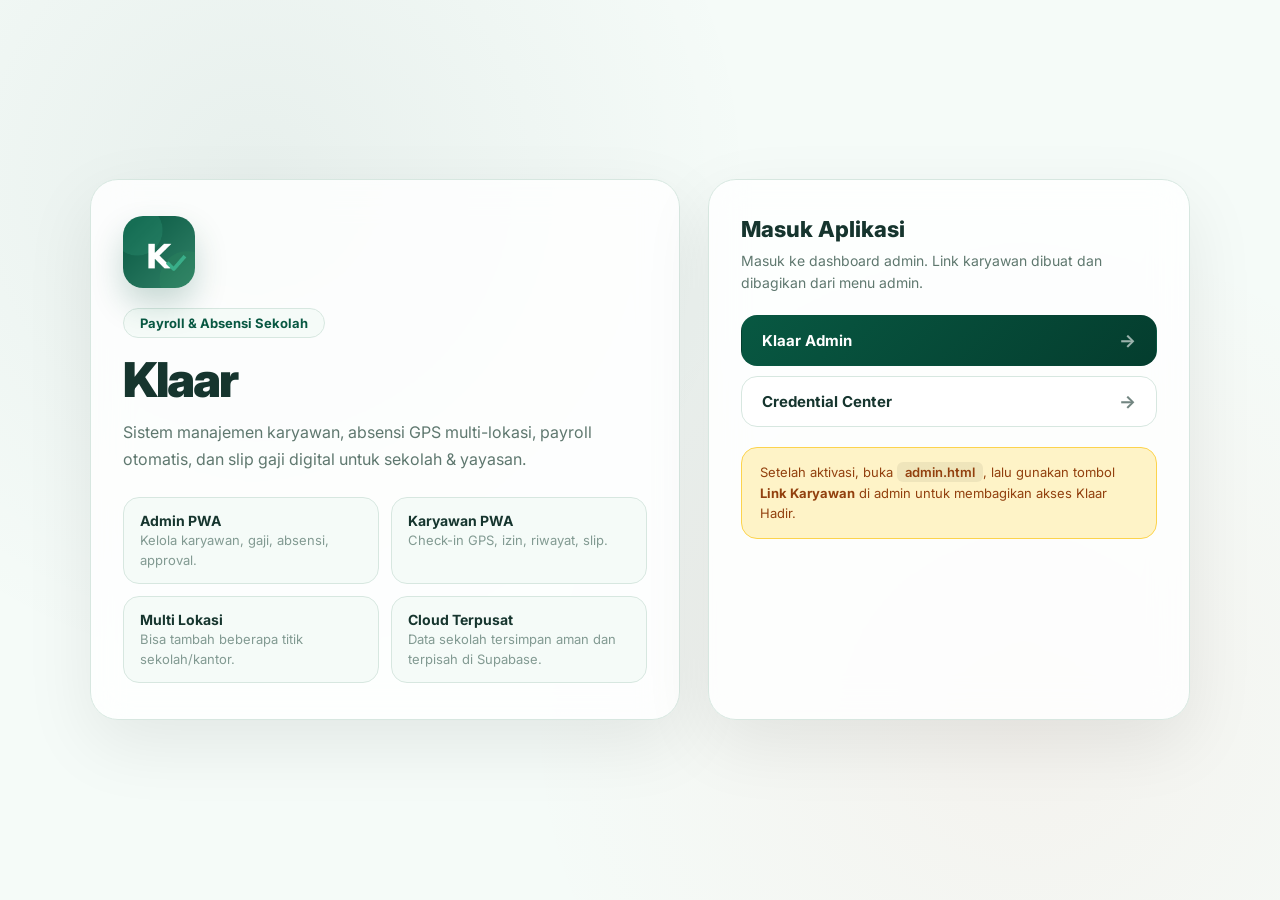
<file: index.html>
﻿<!DOCTYPE html>
<html lang="id">
<head>
  <meta charset="UTF-8" />
  <meta name="viewport" content="width=device-width, initial-scale=1.0" />
  <title>Klaar - Payroll Sekolah</title>
  <link rel="icon" href="./klaar-logo.svg" type="image/svg+xml" />
  <link rel="icon" href="./icons/favicon-32.png" sizes="32x32" type="image/png" />
  <link rel="apple-touch-icon" href="./icons/apple-touch-icon.png" />
  <link rel="preconnect" href="https://fonts.googleapis.com" />
  <link rel="preconnect" href="https://fonts.gstatic.com" crossorigin />
  <link href="https://fonts.googleapis.com/css2?family=Inter:opsz,wght@14..32,400..900&display=swap" rel="stylesheet" />
  <style>
    * {
      margin: 0;
      padding: 0;
      box-sizing: border-box;
    }
    :root {
      --primary: #085842;
      --accent: #39AE89;
      --bg: #F5FBF8;
      --surface: #ffffff;
      --text: #16352E;
      --text-2: #5F786F;
      --text-3: #829A92;
      --border: #D7E7E0;
      --shadow: 0 24px 70px rgba(0, 0, 0, 0.08);
      --radius: 28px;
      --font: 'Inter', -apple-system, BlinkMacSystemFont, 'Segoe UI', Roboto, sans-serif;
    }
    body {
      font-family: var(--font);
      background: var(--bg);
      color: var(--text);
      min-height: 100vh;
      display: grid;
      place-items: center;
      padding: 24px;
      background-image: radial-gradient(circle at 20% 20%, rgba(14, 59, 54, 0.06), transparent 40%),
        radial-gradient(circle at 80% 80%, rgba(226, 103, 77, 0.06), transparent 40%);
    }
    .wrap {
      max-width: 1100px;
      width: 100%;
      display: grid;
      grid-template-columns: 1.1fr 0.9fr;
      gap: 28px;
      align-items: stretch;
    }
    .hero,
    .panel {
      background: rgba(255, 255, 255, 0.82);
      backdrop-filter: blur(18px);
      border: 1px solid var(--border);
      border-radius: var(--radius);
      box-shadow: var(--shadow);
      padding: 36px 32px;
      transition: transform 0.25s cubic-bezier(0.22, 1, 0.36, 1), box-shadow 0.25s ease, border-color 0.25s ease;
      will-change: transform;
    }
    .hero:hover,
    .panel:hover {
      transform: translateY(-8px);
      box-shadow: 0 30px 90px rgba(8, 88, 66, 0.16);
      border-color: rgba(57, 174, 137, 0.38);
    }
    .logo {
      width: 72px;
      height: 72px;
      border-radius: 20px;
      overflow: hidden;
      box-shadow: 0 16px 32px rgba(8, 88, 66, 0.22);
      margin-bottom: 20px;
      transition: transform 0.25s ease, box-shadow 0.25s ease;
      will-change: transform;
    }
    .logo:hover {
      transform: translateY(-5px) rotate(-2deg) scale(1.04);
      box-shadow: 0 22px 48px rgba(8, 88, 66, 0.22);
    }
    .logo img {
      width: 100%;
      height: 100%;
      object-fit: cover;
    }
    .tag {
      display: inline-flex;
      gap: 8px;
      align-items: center;
      background: var(--bg);
      border: 1px solid var(--border);
      border-radius: 999px;
      padding: 6px 16px;
      font-weight: 700;
      font-size: 13px;
      color: var(--primary);
      margin-bottom: 16px;
    }
    h1 {
      font-size: 48px;
      font-weight: 900;
      letter-spacing: -0.04em;
      line-height: 1.1;
      margin: 0 0 12px;
    }
    h1 span {
      color: var(--accent);
    }
    .hero p {
      color: var(--text-2);
      font-size: 16px;
      line-height: 1.7;
      max-width: 480px;
    }
    .grid-features {
      display: grid;
      grid-template-columns: 1fr 1fr;
      gap: 12px;
      margin-top: 24px;
    }
    .feature {
      background: var(--bg);
      border-radius: 16px;
      padding: 14px 16px;
      border: 1px solid var(--border);
      transition: transform 0.24s cubic-bezier(0.22, 1, 0.36, 1), box-shadow 0.24s ease, border-color 0.24s ease, background 0.24s ease;
      will-change: transform;
    }
    .feature:hover {
      transform: translateY(-6px) scale(1.015);
      box-shadow: 0 18px 42px rgba(8, 88, 66, 0.12);
      border-color: rgba(57, 174, 137, 0.42);
      background: #ffffff;
    }
    .feature b {
      display: block;
      font-size: 14px;
    }
    .feature span {
      font-size: 13px;
      color: var(--text-3);
    }
    .panel h2 {
      font-size: 22px;
      font-weight: 800;
      margin: 0 0 8px;
    }
    .panel p {
      color: var(--text-2);
      font-size: 14px;
      line-height: 1.6;
      margin-bottom: 20px;
    }
    .btn-group {
      display: flex;
      flex-direction: column;
      gap: 10px;
    }
    .btn {
      display: flex;
      align-items: center;
      justify-content: space-between;
      padding: 14px 20px;
      border-radius: 16px;
      border: 1px solid var(--border);
      background: var(--surface);
      color: var(--text);
      font-weight: 700;
      font-size: 15px;
      text-decoration: none;
      transition: all 0.2s;
    }
    .btn:hover {
      transform: translateY(-4px);
      box-shadow: 0 18px 42px rgba(8, 88, 66, 0.13);
      border-color: var(--primary);
    }
    .btn-primary {
      background: linear-gradient(135deg, var(--primary), #043D2E);
      color: #fff;
      border-color: transparent;
    }
    .btn-primary:hover {
      background: linear-gradient(135deg, #338369, var(--primary));
    }
    .btn-accent {
      background: linear-gradient(135deg, var(--accent), #338369);
      color: #fff;
      border-color: transparent;
    }
    .btn-accent:hover {
      background: linear-gradient(135deg, #419F8F, var(--accent));
    }
    .btn .arrow {
      font-size: 18px;
      opacity: 0.6;
    }
    .note {
      margin-top: 20px;
      background: #fef3c7;
      border: 1px solid #fcd34d;
      border-radius: 16px;
      padding: 14px 18px;
      font-size: 13px;
      color: #92400e;
      line-height: 1.6;
    }
    .note code {
      background: rgba(0, 0, 0, 0.06);
      padding: 2px 8px;
      border-radius: 6px;
      font-family: var(--font);
      font-weight: 600;
    }

    @media (prefers-reduced-motion: no-preference) {
      .hero, .panel {
        animation: softFloat 6s ease-in-out infinite;
      }
      .panel {
        animation-delay: 0.35s;
      }
      @keyframes softFloat {
        0%, 100% { transform: translateY(0); }
        50% { transform: translateY(-3px); }
      }
      .hero:hover, .panel:hover {
        animation-play-state: paused;
      }
    }

    @media (max-width: 820px) {
      .wrap {
        grid-template-columns: 1fr;
        gap: 20px;
      }
      .hero,
      .panel {
        padding: 24px 20px;
      }
      h1 {
        font-size: 36px;
      }
      .grid-features {
        grid-template-columns: 1fr;
      }
    }
    @media (max-width: 480px) {
      h1 {
        font-size: 28px;
      }
      .btn {
        font-size: 13px;
        padding: 12px 16px;
      }
    }
  </style>
</head>
<body>
  <main class="wrap">
    <section class="hero">
      <div class="logo"><img src="klaar-logo.png" alt="Klaar" /></div>
      <div class="tag">Payroll &amp; Absensi Sekolah</div>
      <h1>Klaar</h1>
      <p>
        Sistem manajemen karyawan, absensi GPS multi-lokasi, payroll otomatis,
        dan slip gaji digital untuk sekolah &amp; yayasan.
      </p>
      <div class="grid-features">
        <div class="feature"><b>Admin PWA</b><span>Kelola karyawan, gaji, absensi, approval.</span></div>
        <div class="feature"><b>Karyawan PWA</b><span>Check-in GPS, izin, riwayat, slip.</span></div>
        <div class="feature"><b>Multi Lokasi</b><span>Bisa tambah beberapa titik sekolah/kantor.</span></div>
        <div class="feature"><b>Cloud Terpusat</b><span>Data sekolah tersimpan aman dan terpisah di Supabase.</span></div>
      </div>
    </section>

    <aside class="panel">
      <h2>Masuk Aplikasi</h2>
      <p>Masuk ke dashboard admin. Link karyawan dibuat dan dibagikan dari menu admin.</p>
      <div class="btn-group">
        <a class="btn btn-primary" href="admin.html"><span>Klaar Admin</span><span class="arrow">→</span></a>
        <a class="btn" href="credential-center.html"><span>Credential Center</span><span class="arrow">→</span></a>
      </div>
      <div class="note">
        Setelah aktivasi, buka <code>admin.html</code>, lalu gunakan tombol
        <b>Link Karyawan</b> di admin untuk membagikan akses Klaar Hadir.
      </div>
    </aside>
  </main>

  <script>
    // Klaar landing micro-interactions: card follows cursor softly.
    (() => {
      const cards = document.querySelectorAll('.hero, .panel, .feature');
      const reduceMotion = window.matchMedia('(prefers-reduced-motion: reduce)').matches;
      if (reduceMotion) return;
      cards.forEach(card => {
        card.addEventListener('mousemove', (e) => {
          const r = card.getBoundingClientRect();
          const x = ((e.clientX - r.left) / r.width - 0.5) * 6;
          const y = ((e.clientY - r.top) / r.height - 0.5) * -6;
          card.style.transform = `translateY(-6px) rotateX(${y}deg) rotateY(${x}deg)`;
        });
        card.addEventListener('mouseleave', () => {
          card.style.transform = '';
        });
      });
    })();
  </script>
</body>
</html>
</file>
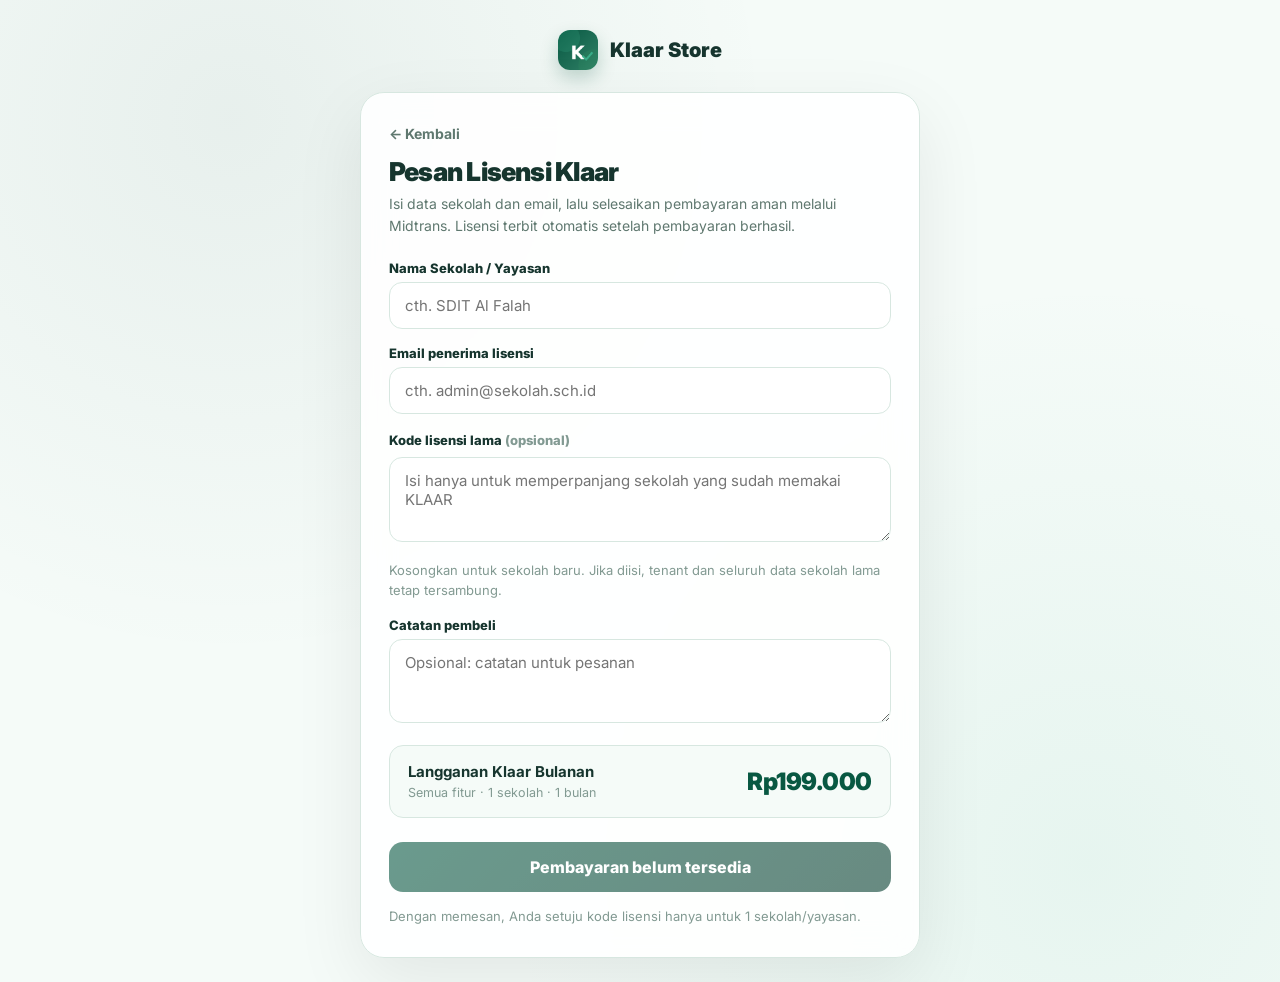
<file: checkout.html>
<!DOCTYPE html>
<html lang="id">
<head>
  <meta charset="UTF-8" />
  <meta name="viewport" content="width=device-width, initial-scale=1.0" />
  <title>Checkout — Klaar Store</title>
  <link rel="icon" href="./klaar-logo.svg" type="image/svg+xml" />
  <link rel="icon" href="./icons/favicon-32.png" sizes="32x32" type="image/png" />
  <link rel="apple-touch-icon" href="./icons/apple-touch-icon.png" />
  <link rel="preconnect" href="https://fonts.googleapis.com" />
  <link rel="preconnect" href="https://fonts.gstatic.com" crossorigin />
  <link href="https://fonts.googleapis.com/css2?family=Inter:opsz,wght@14..32,400..900&display=swap" rel="stylesheet" />
  <style>
    *{margin:0;padding:0;box-sizing:border-box}
    :root{--primary:#085842;--accent:#39AE89;--bg:#F5FBF8;--surface:#fff;--text:#16352E;--text-2:#5F786F;--text-3:#829A92;--border:#D7E7E0;--shadow:0 24px 70px rgba(0,0,0,.08);--radius:24px;--font:'Inter',-apple-system,BlinkMacSystemFont,'Segoe UI',Roboto,sans-serif}
    body{font-family:var(--font);background:var(--bg);color:var(--text);min-height:100vh;padding:24px;
      background-image:radial-gradient(circle at 18% 12%,rgba(14,59,54,.06),transparent 40%),radial-gradient(circle at 85% 88%,rgba(57,174,137,.08),transparent 42%)}
    .brand{display:flex;align-items:center;gap:12px;font-weight:900;font-size:20px;justify-content:center;margin:6px 0 22px}
    .brand img{width:40px;height:40px;border-radius:12px;box-shadow:0 8px 18px rgba(8,88,66,.22)}
    .wrap{max-width:560px;margin:0 auto}
    .card{background:rgba(255,255,255,.9);backdrop-filter:blur(16px);border:1px solid var(--border);border-radius:var(--radius);box-shadow:var(--shadow);padding:30px 28px}
    h1{font-size:26px;font-weight:900;letter-spacing:-.03em;margin-bottom:6px}
    .sub{color:var(--text-2);font-size:14px;margin-bottom:22px;line-height:1.6}
    label{display:block;font-weight:800;font-size:13px;margin:16px 0 6px}
    input,select,textarea{width:100%;padding:13px 15px;border:1px solid var(--border);border-radius:13px;font-family:var(--font);font-size:15px;background:var(--surface);color:var(--text)}
    textarea{min-height:84px;resize:vertical}
    input:focus,select:focus,textarea:focus{outline:none;border-color:var(--accent);box-shadow:0 0 0 3px rgba(57,174,137,.16)}
    .price-summary{display:flex;align-items:center;justify-content:space-between;gap:12px;margin-top:18px;padding:16px 18px;border:1px solid var(--border);border-radius:14px;background:var(--bg)}
    .price-summary b{display:block;font-size:15px}
    .price-summary span{font-size:12.5px;color:var(--text-3)}
    .price-amount{font-size:24px;font-weight:900;color:var(--primary);letter-spacing:-.02em;white-space:nowrap}
    .btn{display:flex;align-items:center;justify-content:center;gap:8px;width:100%;padding:15px;border-radius:14px;border:none;background:linear-gradient(135deg,var(--primary),#043D2E);color:#fff;font-weight:800;font-size:16px;cursor:pointer;margin-top:24px;font-family:var(--font);transition:all .2s}
    .btn:hover{transform:translateY(-3px);box-shadow:0 18px 42px rgba(8,88,66,.2)}
    .btn:disabled{opacity:.6;cursor:not-allowed;transform:none}
    .back{display:inline-block;color:var(--text-2);text-decoration:none;font-weight:700;font-size:14px;margin-bottom:14px}
    .msg{margin-top:16px;padding:13px 16px;border-radius:13px;font-size:14px;line-height:1.6;display:none}
    .msg.err{display:block;background:#fef2f2;border:1px solid #fecaca;color:#991b1b}
    .msg.ok{display:block;background:#ecfdf5;border:1px solid #bbf7d0;color:#166534}
    /* success panel */
    .success{display:none}
    .success.show{display:block}
    .order-box{background:var(--bg);border:1px dashed var(--accent);border-radius:14px;padding:16px;margin:14px 0;font-size:14px;line-height:1.7}
    .order-id{font-weight:900;font-size:18px;color:var(--primary);letter-spacing:.02em}
    .pay-info{background:#fffbeb;border:1px solid #fcd34d;border-radius:14px;padding:14px 16px;font-size:13px;color:#92400e;line-height:1.7;margin-top:12px}
    .license-box{display:none;margin-top:16px;padding:16px;border:1px solid #86efac;border-radius:14px;background:#ecfdf5;color:#166534}
    .license-box.show{display:block}
    .token-value{display:block;margin:10px 0;padding:12px;border-radius:10px;background:#fff;border:1px dashed #39AE89;color:#16352e;font:700 12px/1.6 ui-monospace,SFMono-Regular,Consolas,monospace;overflow-wrap:anywhere;user-select:all}
    .btn.secondary{background:#fff;color:var(--primary);border:1px solid var(--border);margin-top:12px}
    .qris-box{margin-top:16px;text-align:center}
    .qris-title{font-weight:800;font-size:15px;margin-bottom:10px}
    .qris-frame{position:relative;width:240px;max-width:100%;margin:0 auto;aspect-ratio:1/1;border:1px solid var(--border);border-radius:16px;background:#fff;overflow:hidden;display:flex;align-items:center;justify-content:center}
    .qris-frame img{position:absolute;inset:0;width:100%;height:100%;object-fit:contain;padding:10px}
    .qris-ph{padding:18px;font-size:12.5px;font-weight:600;color:var(--text-3);line-height:1.5}
    code{background:rgba(8,88,66,.08);padding:2px 7px;border-radius:6px;font-size:.92em;font-weight:700}
    .muted{color:var(--text-3);font-size:13px;line-height:1.6;margin-top:14px}
  </style>
</head>
<body>
  <div class="wrap">
    <div class="brand"><img src="klaar-logo.png" alt="Klaar"/> Klaar Store</div>

    <!-- FORM -->
    <div class="card" id="formCard">
      <a class="back" href="/store.html">← Kembali</a>
      <h1>Pesan Lisensi Klaar</h1>
      <p class="sub">Isi data sekolah dan email, lalu selesaikan pembayaran aman melalui Midtrans. Lisensi terbit otomatis setelah pembayaran berhasil.</p>
      <form id="orderForm">
        <label for="school">Nama Sekolah / Yayasan</label>
        <input id="school" required placeholder="cth. SDIT Al Falah" autocomplete="organization" />

        <label for="email">Email penerima lisensi</label>
        <input id="email" type="email" required placeholder="cth. admin@sekolah.sch.id" autocomplete="email" />

        <label for="renewalToken">Kode lisensi lama <span class="muted">(opsional)</span></label>
        <textarea id="renewalToken" rows="3" placeholder="Isi hanya untuk memperpanjang sekolah yang sudah memakai KLAAR"></textarea>
        <p class="muted">Kosongkan untuk sekolah baru. Jika diisi, tenant dan seluruh data sekolah lama tetap tersambung.</p>

        <label for="buyerNotes">Catatan pembeli</label>
        <textarea id="buyerNotes" placeholder="Opsional: catatan untuk pesanan"></textarea>

        <div class="price-summary">
          <div><b>Langganan Klaar Bulanan</b><span>Semua fitur · 1 sekolah · 1 bulan</span></div>
          <div class="price-amount" id="priceAmount">Rp199.000</div>
        </div>

        <button class="btn" type="submit" id="submitBtn" disabled>Menyiapkan pembayaran…</button>
        <div class="msg" id="msg"></div>
      </form>
      <p class="muted">Dengan memesan, Anda setuju kode lisensi hanya untuk 1 sekolah/yayasan.</p>
    </div>

    <!-- SUCCESS -->
    <div class="card success" id="successCard">
      <h1>Pesanan dibuat</h1>
      <p class="sub" id="successSub">Selesaikan pembayaran melalui Midtrans. Status akan diperiksa otomatis.</p>
      <div class="order-box">
        Order ID: <span class="order-id" id="outOrderId"></span><br>
        Sekolah: <b id="outSchool"></b><br>
        Paket: <b id="outPlan"></b> — <b id="outAmount"></b><br>
        Email: <b id="outEmail"></b>
      </div>
      <div class="pay-info" id="outPayInfo"></div>
      <button class="btn secondary" type="button" id="payMidtransBtn" style="display:none">Buka pembayaran Midtrans</button>
      <div class="license-box" id="licenseBox">
        <b>Lisensi KLAAR sudah aktif</b>
        <span class="token-value" id="licenseToken"></span>
        <div id="licenseExpiry"></div>
        <button class="btn secondary" type="button" id="copyLicenseBtn">Salin kode lisensi</button>
      </div>
      <p class="muted">Jangan bagikan tautan halaman ini atau kode lisensi kepada sekolah lain.</p>
    </div>
  </div>

  <script>
    const STORE_SERVER_URL = 'https://swvqagxwwoefnrezqfnq.supabase.co/functions/v1/seller-handler';
    const FALLBACK_PRICE = 199000;
    let pricingOpen = false;
    let currentOrder = null;
    let statusTimer = 0;

    const $ = id => document.getElementById(id);
    const plan = 'monthly';

    function ensureMidtrans(payment){
      if(window.snap) return Promise.resolve(true);
      const clientKey=String(payment.midtransClientKey||'').trim();
      if(!clientKey) return Promise.resolve(false);
      const env=payment.midtransEnvironment==='sandbox'?'sandbox':'production';
      return new Promise(resolve=>{
        const script=document.createElement('script');
        script.src=env==='sandbox'
          ? 'https://app.sandbox.midtrans.com/snap/snap.js'
          : 'https://app.midtrans.com/snap/snap.js';
        script.dataset.clientKey=clientKey;
        script.onload=()=>resolve(!!window.snap);
        script.onerror=()=>resolve(false);
        document.head.appendChild(script);
      });
    }

    async function jsonp(params){
      const ctrl=new AbortController(),timer=setTimeout(()=>ctrl.abort(),20000);
      try{
        const response=await fetch(STORE_SERVER_URL,{method:'POST',headers:{'content-type':'application/json'},body:JSON.stringify(params),signal:ctrl.signal});
        const result=await response.json().catch(()=>({ok:false,error:'Respons server tidak valid.'}));
        if(!response.ok||!result.ok){
          const error=new Error(result.error||('HTTP '+response.status));
          error.pricingClosed=result.pricingClosed===true;
          throw error;
        }
        return result;
      }catch(error){
        if(error.name==='AbortError')throw new Error('Timeout koneksi ke server.');
        throw error;
      }finally{clearTimeout(timer)}
    }
    function showErr(t){let m=$('msg'); m.textContent=t; m.className='msg err'}
    function formatPrice(value){return 'Rp'+Number(value||0).toLocaleString('id-ID')}
    function setPayMessage(text,kind='pending'){
      const box=$('outPayInfo');
      box.textContent=text;
      box.style.backgroundColor=kind==='paid'?'#ecfdf5':kind==='error'?'#fef2f2':'#fffbeb';
      box.style.borderColor=kind==='paid'?'#86efac':kind==='error'?'#fecaca':'#fcd34d';
      box.style.color=kind==='paid'?'#166534':kind==='error'?'#991b1b':'#92400e';
    }
    function saveRecovery(order){
      const params=new URLSearchParams({order:order.orderId,token:order.checkoutToken});
      history.replaceState(null,'','#'+params.toString());
    }
    function readRecovery(){
      const params=new URLSearchParams(location.hash.replace(/^#/,''));
      const orderId=params.get('order')||'',checkoutToken=params.get('token')||'';
      return orderId&&checkoutToken?{orderId,checkoutToken}:null;
    }
    function renderOrder(order){
      currentOrder=order;
      $('outOrderId').textContent=order.orderId||'';
      $('outSchool').textContent=order.school||'';
      $('outPlan').textContent=order.orderType==='renewal'?'Perpanjangan bulanan':'Langganan bulanan';
      $('outAmount').textContent=formatPrice(order.amount||FALLBACK_PRICE);
      $('outEmail').textContent=order.email||'';
      $('formCard').style.display='none';
      $('successCard').classList.add('show');
      $('payMidtransBtn').style.display=order.status==='paid'?'none':'';
    }
    function showLicense(order){
      if(!order.licenseToken)return;
      clearTimeout(statusTimer);
      $('successCard').querySelector('h1').textContent='Pembayaran berhasil';
      $('successSub').textContent='Lisensi aktif otomatis. Salin kode berikut dan masukkan pada aplikasi KLAAR.';
      setPayMessage('Pembayaran telah diverifikasi oleh Midtrans.','paid');
      $('licenseToken').textContent=order.licenseToken;
      $('licenseExpiry').textContent='Berlaku sampai '+new Date(order.expiresAt).toLocaleDateString('id-ID',{dateStyle:'long'});
      $('licenseBox').classList.add('show');
      $('payMidtransBtn').style.display='none';
    }
    async function checkOrderStatus(remaining=20){
      if(!currentOrder?.orderId||!currentOrder?.checkoutToken)return;
      try{
        const status=await jsonp({action:'orderStatus',orderId:currentOrder.orderId,checkoutToken:currentOrder.checkoutToken});
        currentOrder={...currentOrder,...status};
        renderOrder(currentOrder);
        if(status.status==='paid'&&status.licenseToken){showLicense(currentOrder);return}
        setPayMessage('Menunggu pembayaran. Status diperiksa otomatis; Anda tidak perlu mengirim bukti pembayaran.');
      }catch(error){
        setPayMessage(error.message||'Status pembayaran belum dapat diperiksa.','error');
      }
      if(remaining>0)statusTimer=setTimeout(()=>checkOrderStatus(remaining-1),3000);
    }
    async function openMidtrans(){
      if(!currentOrder?.snapToken)return setPayMessage('Token pembayaran tidak tersedia. Muat ulang halaman dan coba lagi.','error');
      const ready=await ensureMidtrans(currentOrder);
      if(!ready)return setPayMessage('Layanan pembayaran gagal dimuat. Periksa koneksi lalu coba lagi.','error');
      window.snap.pay(currentOrder.snapToken,{
        onSuccess:()=>{setPayMessage('Pembayaran diterima. Sedang mengaktifkan lisensi…');checkOrderStatus(20)},
        onPending:()=>{setPayMessage('Pembayaran masih menunggu penyelesaian.');checkOrderStatus(20)},
        onError:()=>setPayMessage('Pembayaran gagal. Klik tombol pembayaran untuk mencoba lagi.','error'),
        onClose:()=>setPayMessage('Pembayaran belum selesai. Klik tombol pembayaran saat Anda siap melanjutkan.')
      });
    }

    $('orderForm').onsubmit=async e=>{
      e.preventDefault();
      $('msg').className='msg';
      let school=$('school').value.trim(), email=$('email').value.trim(), renewalToken=$('renewalToken').value.trim(), buyerNotes=$('buyerNotes').value.trim();
      if(!school) return showErr('Nama sekolah wajib diisi.');
      if(!/^[^@\s]+@[^@\s]+\.[^@\s]+$/.test(email)) return showErr('Email tidak valid.');
      if(!pricingOpen)return showErr('Pembayaran otomatis sedang disiapkan. Coba lagi beberapa saat.');
      let btn=$('submitBtn'); btn.disabled=true; btn.textContent='Memproses...';
      try{
        let res=await jsonp({action:'createOrder', school, email, renewalToken, plan, billingPeriod:'monthly', durationMonths:1, buyerNotes});
        if(!res || !res.ok) throw new Error((res&&res.error)||'Gagal membuat pesanan.');
        if(!res.snapToken||!res.checkoutToken)throw new Error('Server belum mengembalikan akses pembayaran yang lengkap.');
        $('renewalToken').value='';
        saveRecovery(res);
        renderOrder(res);
        setPayMessage(res.payInfo||'Selesaikan pembayaran melalui Midtrans.');
        window.scrollTo({top:0,behavior:'smooth'});
        await openMidtrans();
      }catch(err){
        showErr(err.message||'Terjadi kesalahan.');
      }finally{ btn.disabled=!pricingOpen; btn.textContent='Bayar Rp199.000 →'; }
    };
    $('payMidtransBtn').onclick=openMidtrans;
    $('copyLicenseBtn').onclick=async()=>{
      const token=$('licenseToken').textContent;
      try{await navigator.clipboard.writeText(token);$('copyLicenseBtn').textContent='Tersalin'}
      catch(_error){$('copyLicenseBtn').textContent='Pilih kode lalu salin manual'}
    };
    async function loadPricing(){
      try{
        const health=await jsonp({action:'health'});
        const amount=Number(health.monthlyPriceIdr||FALLBACK_PRICE);
        $('priceAmount').textContent=formatPrice(amount);
        pricingOpen=health.pricingOpen===true&&health.midtransReady===true&&amount>0;
        if(pricingOpen){
          $('submitBtn').disabled=false;
          $('submitBtn').textContent='Bayar '+formatPrice(amount)+' →';
        }else{
          $('submitBtn').disabled=true;
          $('submitBtn').textContent='Pembayaran sedang disiapkan';
        }
      }catch(_error){pricingOpen=false;$('submitBtn').textContent='Pembayaran belum tersedia'}
    }
    async function restoreOrder(){
      const recovery=readRecovery();
      if(!recovery)return;
      try{
        const order=await jsonp({action:'orderStatus',...recovery});
        currentOrder={...order,...recovery};
        renderOrder(currentOrder);
        if(order.status==='paid'&&order.licenseToken)showLicense(currentOrder);
        else{setPayMessage('Pesanan ditemukan. Lanjutkan pembayaran melalui Midtrans.');checkOrderStatus(20)}
      }catch(_error){history.replaceState(null,'',location.pathname+location.search)}
    }
    loadPricing();restoreOrder();
  </script>
</body>
</html>
</file>
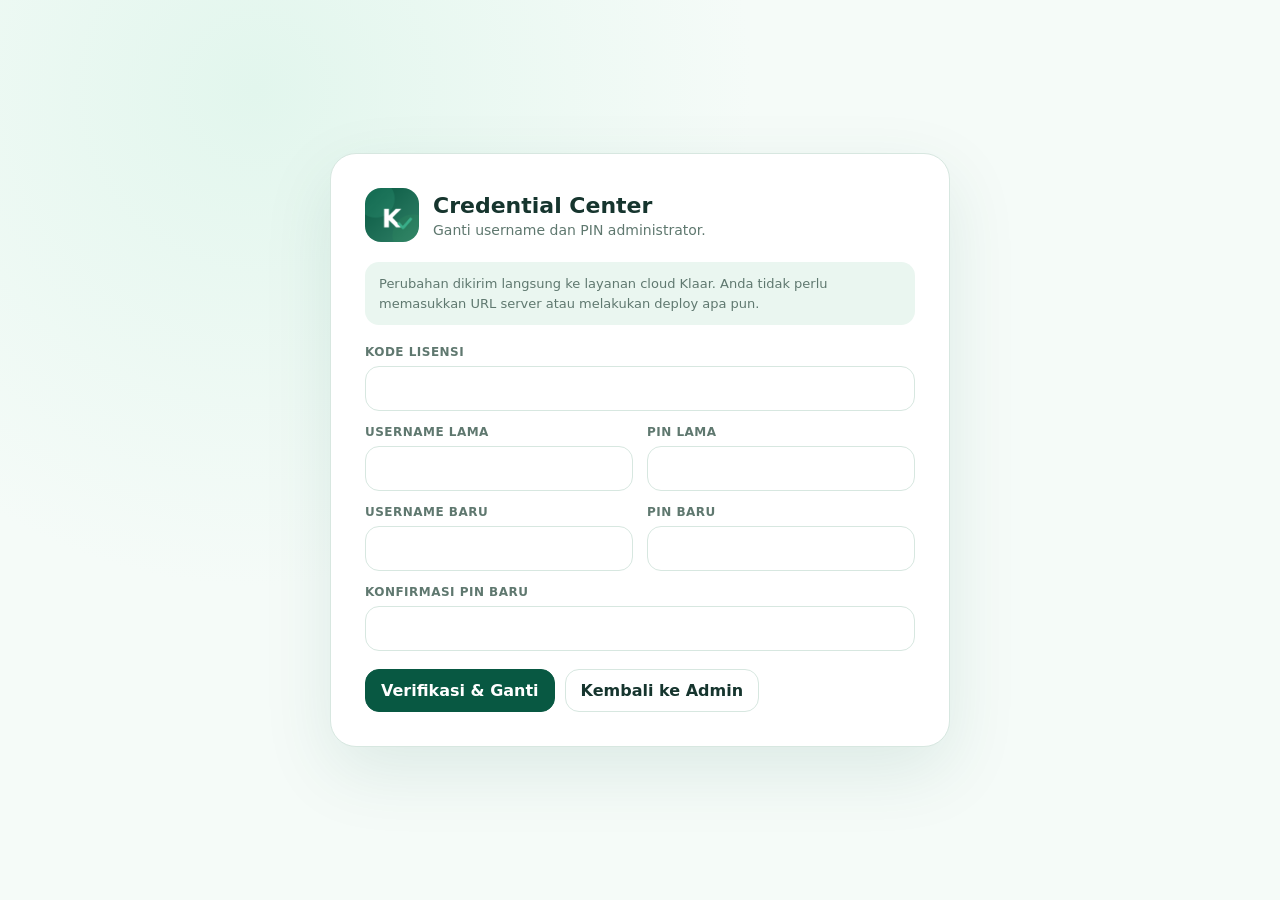
<file: credential-center.html>
<!doctype html>
<html lang="id">
<head>
  <meta charset="UTF-8" />
  <meta name="viewport" content="width=device-width,initial-scale=1" />
  <title>Credential Center — Klaar</title>
  <link rel="icon" href="./klaar-logo.svg" type="image/svg+xml" />
  <link rel="icon" href="./icons/favicon-32.png" sizes="32x32" type="image/png" />
  <link rel="apple-touch-icon" href="./icons/apple-touch-icon.png" />
  <style>
    :root{--primary:#085842;--accent:#39ae89;--bg:#f5fbf8;--surface:#fff;--text:#16352e;--muted:#5f786f;--border:#d7e7e0;--danger:#c2413b;--success:#16834f}
    *{box-sizing:border-box}body{margin:0;min-height:100vh;display:grid;place-items:center;padding:20px;background:radial-gradient(circle at 20% 10%,#e2f6ed,transparent 38%),var(--bg);color:var(--text);font-family:Inter,ui-sans-serif,system-ui,sans-serif}
    .card{width:min(100%,620px);background:var(--surface);border:1px solid var(--border);border-radius:26px;padding:clamp(20px,5vw,34px);box-shadow:0 24px 70px rgba(8,88,66,.1)}
    .brand{display:flex;gap:14px;align-items:center;margin-bottom:20px}.brand img{width:54px;height:54px;border-radius:16px}.brand h1{font-size:22px;margin:0}.brand p{margin:4px 0 0;color:var(--muted);font-size:14px}
    .form{display:grid;grid-template-columns:1fr 1fr;gap:14px}.wide{grid-column:1/-1}.field{display:grid;gap:7px}.field label{font-size:12px;font-weight:800;color:var(--muted);text-transform:uppercase;letter-spacing:.04em}
    input{width:100%;min-width:0;border:1px solid var(--border);border-radius:14px;padding:12px 13px;font:inherit;color:inherit;background:#fff;outline:none}input:focus{border-color:var(--primary);box-shadow:0 0 0 4px rgba(8,88,66,.1)}
    .actions{display:flex;gap:10px;align-items:center;flex-wrap:wrap;margin-top:4px}.btn{border:1px solid var(--border);border-radius:14px;padding:11px 15px;background:#fff;color:var(--text);font:inherit;font-weight:800;cursor:pointer;text-decoration:none}.btn.primary{background:var(--primary);border-color:var(--primary);color:#fff}.btn:disabled{opacity:.6;cursor:wait}
    #status{display:none;margin:16px 0 0;padding:12px 14px;border-radius:14px;background:#f3f7f5;color:var(--muted);line-height:1.5}#status.show{display:block}#status.ok{background:#e8f8ef;color:var(--success)}#status.bad{background:#fff0ef;color:var(--danger)}
    .note{margin:0 0 20px;padding:12px 14px;border-radius:14px;background:#eaf6f0;color:var(--muted);font-size:13px;line-height:1.5}
    @media(max-width:620px){.form{grid-template-columns:1fr}.wide{grid-column:auto}.actions .btn{width:100%;text-align:center}}
  </style>
</head>
<body>
  <main class="card">
    <div class="brand"><img src="klaar-logo.png" alt="Klaar" /><div><h1>Credential Center</h1><p>Ganti username dan PIN administrator.</p></div></div>
    <p class="note">Perubahan dikirim langsung ke layanan cloud Klaar. Anda tidak perlu memasukkan URL server atau melakukan deploy apa pun.</p>
    <form id="form" class="form">
      <div class="field wide"><label for="licenseCode">Kode lisensi</label><input id="licenseCode" autocomplete="off" required /></div>
      <div class="field"><label for="oldUser">Username lama</label><input id="oldUser" autocomplete="username" required /></div>
      <div class="field"><label for="oldPin">PIN lama</label><input id="oldPin" type="password" autocomplete="current-password" required /></div>
      <div class="field"><label for="newUser">Username baru</label><input id="newUser" autocomplete="username" required /></div>
      <div class="field"><label for="newPin">PIN baru</label><input id="newPin" type="password" minlength="6" autocomplete="new-password" required /></div>
      <div class="field wide"><label for="newPin2">Konfirmasi PIN baru</label><input id="newPin2" type="password" minlength="6" autocomplete="new-password" required /></div>
      <div class="actions wide"><button class="btn primary" type="submit">Verifikasi &amp; Ganti</button><a class="btn" href="admin.html">Kembali ke Admin</a></div>
    </form>
    <p id="status" role="status" aria-live="polite"></p>
  </main>
  <script>
    const KLAAR_API = "https://swvqagxwwoefnrezqfnq.supabase.co/functions/v1/dynamic-handler";
    const SALT = "|edupay-v4-final-rebuild";
    const LICENSE_KEY = "edupay_v4_license";
    const $ = id => document.getElementById(id);
    async function sha(text){
      const bytes = await crypto.subtle.digest("SHA-256", new TextEncoder().encode(String(text) + SALT));
      return Array.from(new Uint8Array(bytes)).map(x => x.toString(16).padStart(2,"0")).join("");
    }
    function setStatus(message, type=""){
      const el = $("status");
      el.textContent = message;
      el.className = "show " + type;
    }
    try {
      const fromUrl = new URLSearchParams(location.search).get("license") || "";
      $("licenseCode").value = fromUrl || localStorage.getItem(LICENSE_KEY) || "";
    } catch (_error) {}
    $("form").addEventListener("submit", async event => {
      event.preventDefault();
      if ($("newPin").value !== $("newPin2").value) return setStatus("Konfirmasi PIN baru tidak sama.", "bad");
      const button = event.submitter;
      button.disabled = true;
      setStatus("Memverifikasi kredensial…");
      const controller = new AbortController();
      const timer = setTimeout(() => controller.abort(), 20000);
      try {
        const response = await fetch(KLAAR_API, {
          method: "POST",
          headers: {"content-type":"application/json"},
          signal: controller.signal,
          body: JSON.stringify({
            action: "changeAdminCredential",
            licenseCode: $("licenseCode").value.trim(),
            oldUser: $("oldUser").value.trim(),
            oldHash: await sha($("oldPin").value),
            newUser: $("newUser").value.trim(),
            newHash: await sha($("newPin").value)
          })
        });
        const result = await response.json().catch(() => ({}));
        if (!response.ok || !result.ok) throw new Error(result.error || "Perubahan kredensial gagal.");
        setStatus(result.message || "Kredensial admin berhasil diganti. Silakan login dengan username dan PIN baru.", "ok");
        $("form").reset();
      } catch (error) {
        setStatus(error.name === "AbortError" ? "Koneksi timeout. Silakan coba lagi." : (error.message || "Tidak dapat menghubungi layanan Klaar."), "bad");
      } finally {
        clearTimeout(timer);
        button.disabled = false;
      }
    });
  </script>
</body>
</html>
</file>
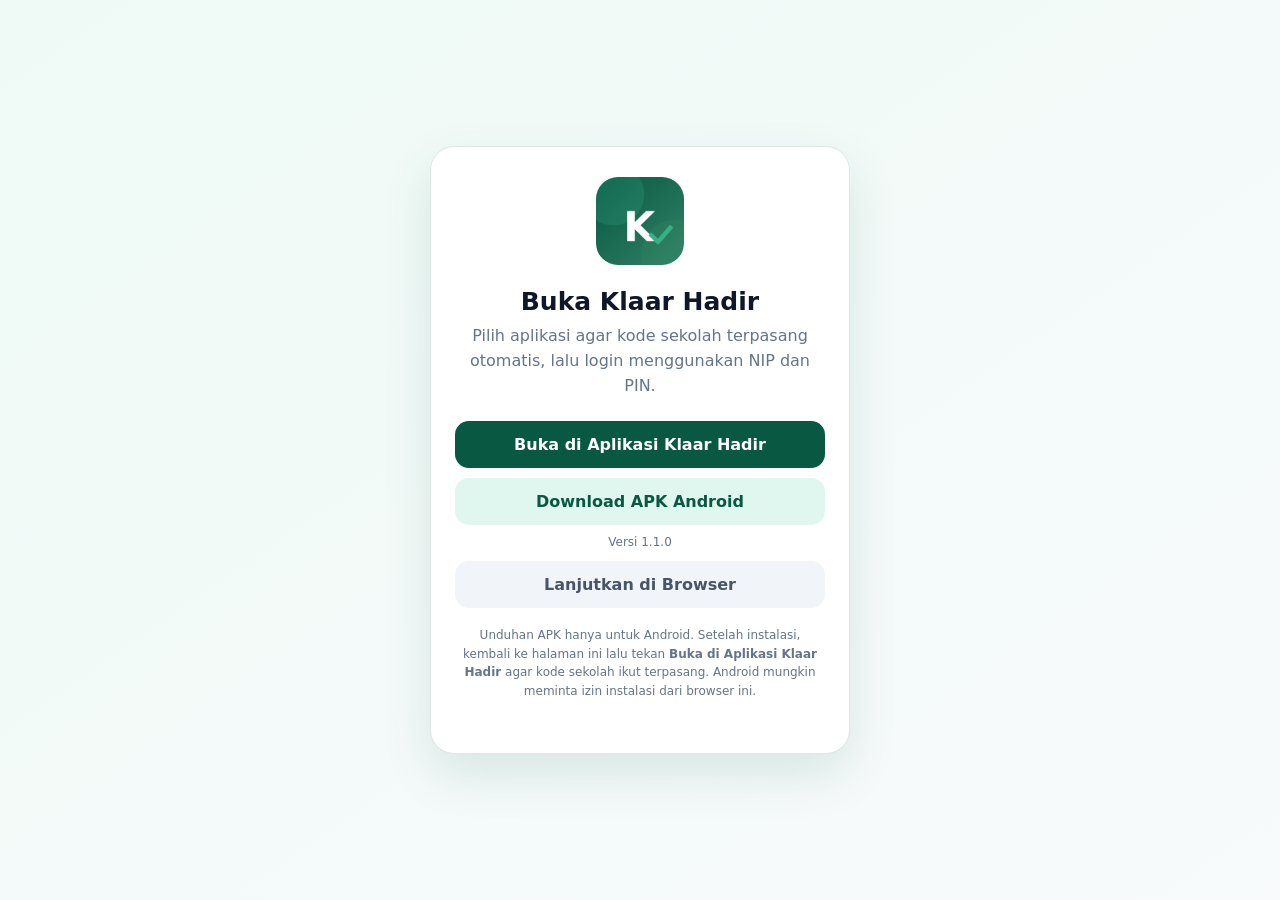
<file: open-employee.html>
<!doctype html>
<html lang="id">
  <head>
    <meta charset="UTF-8" />
    <meta name="viewport" content="width=device-width,initial-scale=1" />
    <meta name="theme-color" content="#085842" />
    <title>Buka Klaar Hadir</title>
    <link rel="icon" href="./klaar-logo.svg" type="image/svg+xml" />
    <link rel="icon" href="./icons/favicon-32.png" sizes="32x32" type="image/png" />
    <link rel="apple-touch-icon" href="./icons/apple-touch-icon.png" />
    <style>
      * { box-sizing: border-box; }
      body {
        margin: 0;
        min-height: 100vh;
        display: grid;
        place-items: center;
        padding: 24px;
        font-family: Inter, system-ui, -apple-system, sans-serif;
        color: #0f172a;
        background: linear-gradient(145deg, #effaf6, #f8fafc);
      }
      main {
        width: min(100%, 420px);
        padding: 30px 24px;
        border: 1px solid #dbe8e3;
        border-radius: 24px;
        background: #fff;
        box-shadow: 0 20px 50px rgba(8, 88, 66, .12);
        text-align: center;
      }
      img { width: 88px; height: 88px; border-radius: 22px; }
      h1 { margin: 18px 0 8px; font-size: 25px; }
      p { margin: 0 0 22px; color: #64748b; line-height: 1.55; }
      a {
        display: block;
        width: 100%;
        padding: 14px 18px;
        border-radius: 14px;
        font-weight: 800;
        text-decoration: none;
      }
      #openApp { color: #fff; background: #085842; }
      #downloadApk { margin-top: 10px; color: #085842; background: #dff7ee; }
      #downloadApk[aria-disabled="true"] {
        color: #94a3b8;
        background: #f1f5f9;
        pointer-events: none;
      }
      #openWeb { margin-top: 10px; color: #475569; background: #f1f5f9; }
      .note { margin-top: 18px; font-size: 12px; }
      #downloadInfo { margin: 8px 0 0; min-height: 18px; font-size: 12px; color: #64748b; }
      .hidden { display: none !important; }
    </style>
  </head>
  <body>
    <main>
      <img src="./klaar-logo.png" alt="Logo Klaar" />
      <h1>Buka Klaar Hadir</h1>
      <p>Pilih aplikasi agar kode sekolah terpasang otomatis, lalu login menggunakan NIP dan PIN.</p>
      <a id="openApp" href="#">Buka di Aplikasi Klaar Hadir</a>
      <a id="downloadApk" href="#" aria-disabled="true">Menyiapkan APK...</a>
      <p id="downloadInfo" aria-live="polite"></p>
      <a id="openWeb" href="./employee.html">Lanjutkan di Browser</a>
      <p class="note">Unduhan APK hanya untuk Android. Setelah instalasi, kembali ke halaman ini lalu tekan <b>Buka di Aplikasi Klaar Hadir</b> agar kode sekolah ikut terpasang. Android mungkin meminta izin instalasi dari browser ini.</p>
    </main>
    <script>
      const token = new URLSearchParams(location.search).get("k") || "";
      const validToken = /^[A-Za-z0-9_-]+$/.test(token) ? token : "";
      const webUrl = "./employee.html" + (validToken ? "#k=" + validToken : "");
      document.getElementById("openWeb").href = webUrl;
      document.getElementById("openApp").href = validToken
        ? "klaarhadir://login?k=" + validToken
        : "klaarhadir://login";

      const downloadApk = document.getElementById("downloadApk");
      const downloadInfo = document.getElementById("downloadInfo");
      const isAndroid = /Android/i.test(navigator.userAgent || "");

      function validApkUrl(rawUrl) {
        try {
          const url = new URL(rawUrl, location.href);
          const host = url.hostname.toLowerCase();
          const allowedHost = host === "app.klaar.my.id"
            || host === "github.com"
            || host.endsWith(".githubusercontent.com");
          return url.protocol === "https:" && allowedHost && url.pathname.toLowerCase().endsWith(".apk")
            ? url.href
            : "";
        } catch (_) {
          return "";
        }
      }

      fetch("./apk-version.json?t=" + Date.now(), { cache: "no-store" })
        .then((response) => {
          if (!response.ok) throw new Error("Metadata APK tidak tersedia");
          return response.json();
        })
        .then((release) => {
          const apkUrl = validApkUrl(release.apkUrl);
          if (!apkUrl) throw new Error("Tautan APK tidak valid");
          const version = String(release.versionName || "terbaru").trim();
          downloadApk.href = apkUrl;
          downloadApk.removeAttribute("aria-disabled");
          downloadApk.textContent = isAndroid
            ? "Download Aplikasi Android"
            : "Download APK Android";
          downloadInfo.textContent = "Versi " + version;
        })
        .catch(() => {
          downloadApk.textContent = "APK belum tersedia";
          downloadInfo.textContent = "Silakan lanjutkan di browser atau coba lagi nanti.";
        });
    </script>
  </body>
</html>
</file>
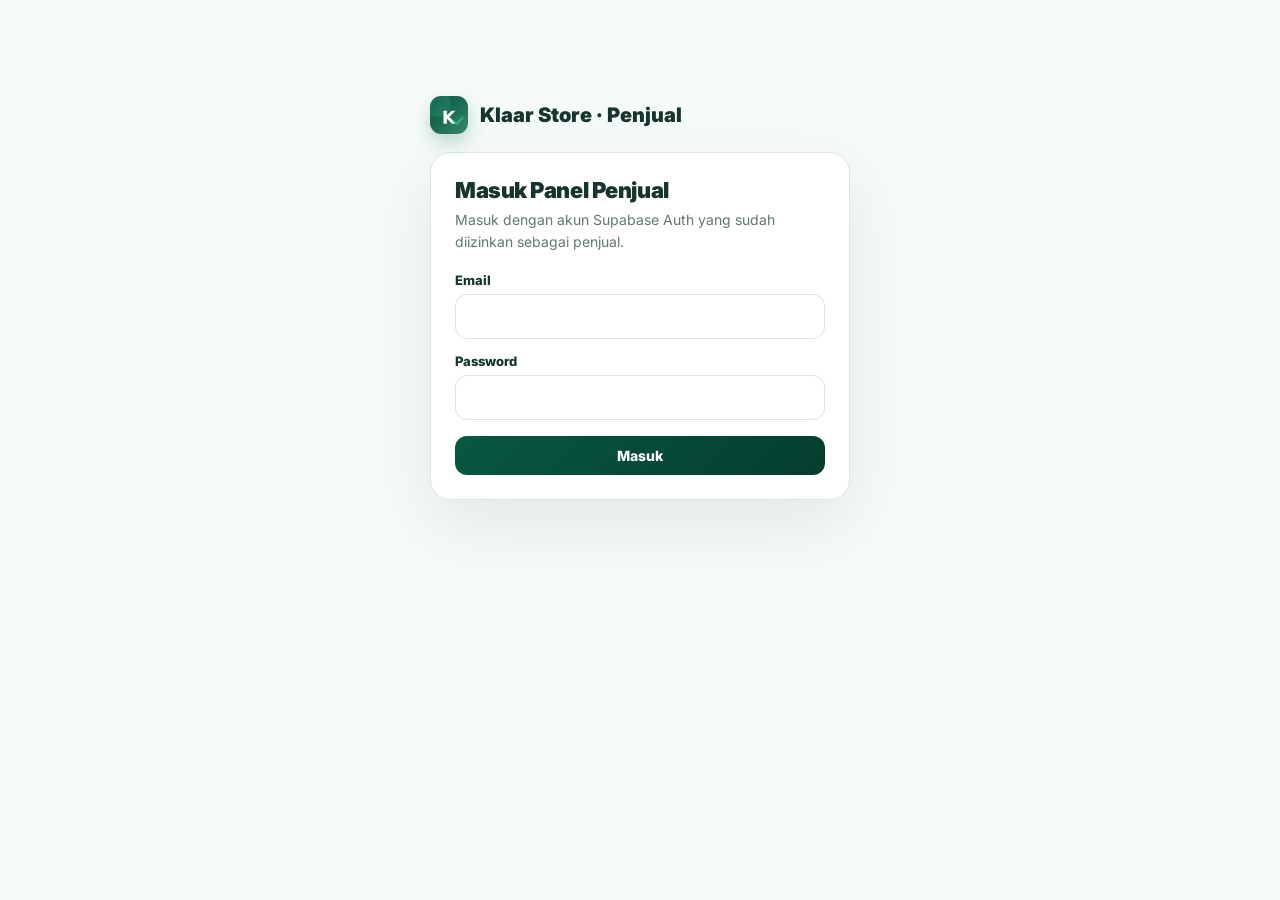
<file: seller-admin.html>
<!DOCTYPE html>
<html lang="id">
<head>
  <meta charset="UTF-8" />
  <meta name="viewport" content="width=device-width, initial-scale=1.0" />
  <title>Panel Penjual — Klaar Store</title>
  <link rel="icon" href="./klaar-logo.svg" type="image/svg+xml" />
  <link rel="icon" href="./icons/favicon-32.png" sizes="32x32" type="image/png" />
  <link rel="apple-touch-icon" href="./icons/apple-touch-icon.png" />
  <meta name="robots" content="noindex" />
  <link rel="preconnect" href="https://fonts.googleapis.com" />
  <link rel="preconnect" href="https://fonts.gstatic.com" crossorigin />
  <link href="https://fonts.googleapis.com/css2?family=Inter:opsz,wght@14..32,400..900&display=swap" rel="stylesheet" />
  <style>
    *{margin:0;padding:0;box-sizing:border-box}
    :root{--primary:#085842;--accent:#39AE89;--bg:#F5FBF8;--surface:#fff;--text:#16352E;--text-2:#5F786F;--text-3:#829A92;--border:#D7E7E0;--shadow:0 24px 70px rgba(0,0,0,.08);--radius:20px;--font:'Inter',-apple-system,BlinkMacSystemFont,'Segoe UI',Roboto,sans-serif}
    body{font-family:var(--font);background:var(--bg);color:var(--text);min-height:100vh;padding:24px}
    .brand{display:flex;align-items:center;gap:12px;font-weight:900;font-size:20px;margin-bottom:18px}
    .brand img{width:38px;height:38px;border-radius:11px;box-shadow:0 8px 18px rgba(8,88,66,.22)}
    .card{background:rgba(255,255,255,.92);border:1px solid var(--border);border-radius:var(--radius);box-shadow:var(--shadow);padding:24px}
    .wrap{max-width:1040px;margin:0 auto}
    .login{max-width:420px;margin:8vh auto 0}
    h1{font-size:22px;font-weight:900;letter-spacing:-.02em;margin-bottom:6px}
    .sub{color:var(--text-2);font-size:14px;margin-bottom:18px;line-height:1.6}
    label{display:block;font-weight:800;font-size:13px;margin:14px 0 6px}
    input,select{width:100%;padding:12px 14px;border:1px solid var(--border);border-radius:12px;font-family:var(--font);font-size:15px;background:var(--surface);color:var(--text)}
    input:focus,select:focus{outline:none;border-color:var(--accent);box-shadow:0 0 0 3px rgba(57,174,137,.16)}
    .btn{display:inline-flex;align-items:center;justify-content:center;gap:6px;padding:11px 18px;border-radius:12px;border:none;background:linear-gradient(135deg,var(--primary),#043D2E);color:#fff;font-weight:800;font-size:14px;cursor:pointer;font-family:var(--font);transition:all .18s}
    .btn:hover{transform:translateY(-2px);box-shadow:0 14px 32px rgba(8,88,66,.18)}
    .btn:disabled{opacity:.55;cursor:not-allowed;transform:none}
    .btn-accent{background:linear-gradient(135deg,var(--accent),#338369)}
    .btn-ghost{background:var(--surface);color:var(--text);border:1px solid var(--border)}
    .btn-ghost:hover{border-color:var(--primary)}
    .btn-sm{padding:8px 12px;font-size:12px}
    .topbar{display:flex;align-items:center;justify-content:space-between;gap:12px;margin-bottom:16px;flex-wrap:wrap}
    .row{display:flex;gap:10px;flex-wrap:wrap;align-items:center}
    table{width:100%;border-collapse:collapse;font-size:13px}
    th,td{text-align:left;padding:10px 10px;border-bottom:1px solid var(--border);vertical-align:top}
    th{font-size:11px;text-transform:uppercase;letter-spacing:.05em;color:var(--text-3)}
    .pill{display:inline-block;padding:3px 10px;border-radius:999px;font-size:11px;font-weight:800}
    .pill.pending{background:#fef3c7;color:#92400e}
    .pill.paid{background:#dcfce7;color:#166534}
    .tbl-wrap{overflow-x:auto}
    .msg{margin-top:14px;padding:12px 15px;border-radius:12px;font-size:14px;line-height:1.6;display:none}
    .msg.err{display:block;background:#fef2f2;border:1px solid #fecaca;color:#991b1b}
    .msg.ok{display:block;background:#ecfdf5;border:1px solid #a7f3d0;color:#065f46}
    .hidden{display:none}
    .muted{color:var(--text-3);font-size:12px;line-height:1.6}
    .grid2{display:grid;grid-template-columns:1fr 1fr 1fr auto;gap:10px;align-items:end}
    .token-box{font-family:ui-monospace,Menlo,Consolas,monospace;font-size:11px;word-break:break-all;background:var(--bg);border:1px solid var(--border);border-radius:8px;padding:6px 8px;max-width:280px}
    @media(max-width:760px){.grid2{grid-template-columns:1fr}}
  </style>
</head>
<body>
  <!-- LOGIN -->
  <div class="wrap login" id="loginView">
    <div class="brand"><img src="klaar-logo.png" alt="Klaar"/> Klaar Store · Penjual</div>
    <div class="card">
      <h1>Masuk Panel Penjual</h1>
      <p class="sub">Masuk dengan akun Supabase Auth yang sudah diizinkan sebagai penjual.</p>
      <form id="loginForm">
        <label for="email">Email</label>
        <input id="email" type="email" required autocomplete="username" />
        <label for="pass">Password</label>
        <input id="pass" type="password" required autocomplete="current-password" />
        <button class="btn" type="submit" id="loginBtn" style="margin-top:16px;width:100%">Masuk</button>
        <div class="msg" id="loginMsg"></div>
      </form>
    </div>
  </div>

  <!-- DASHBOARD -->
  <div class="wrap hidden" id="appView">
    <div class="brand"><img src="klaar-logo.png" alt="Klaar"/> Klaar Store · Penjual</div>

    <div class="topbar">
      <div class="row">
        <button class="btn btn-ghost btn-sm" id="refreshBtn">↻ Muat ulang</button>
        <span class="muted" id="countInfo"></span>
      </div>
      <button class="btn btn-ghost btn-sm" id="logoutBtn">Keluar</button>
    </div>

    <div class="card" style="margin-bottom:16px">
      <h1>Terbitkan lisensi manual</h1>
      <p class="sub">Untuk penjualan luring/tanpa order. Token langsung dibuat (dan dikirim email bila diisi).</p>
      <div class="grid2">
        <div><label for="mSchool">Nama sekolah</label><input id="mSchool" placeholder="cth. SDIT Al Falah" /></div>
        <div><label for="mEmail">Email (opsional)</label><input id="mEmail" type="email" placeholder="email pembeli" /></div>
        <div><label for="mPlan">Paket</label><select id="mPlan"><option value="monthly">Klaar Bulanan (1 sekolah)</option></select></div>
        <div><button class="btn btn-accent" id="issueBtn" style="width:100%">Terbitkan</button></div>
      </div>
      <div class="msg" id="issueMsg"></div>
    </div>

    <div class="card">
      <h1>Daftar Pesanan</h1>
      <p class="sub">Pesanan dan lisensi tersimpan langsung di Supabase. Email dikirim melalui penyedia email backend bila sudah dikonfigurasi.</p>
      <p class="sub">Klik <b>Konfirmasi &amp; Terbitkan</b> setelah pembayaran masuk — token dibuat &amp; dikirim ke email pembeli.</p>
      <div class="tbl-wrap">
        <table>
          <thead><tr><th>Order ID</th><th>Sekolah</th><th>Email</th><th>Paket</th><th>Bukti</th><th>Status</th><th>Aksi</th></tr></thead>
          <tbody id="ordersBody"><tr><td colspan="7" class="muted">Memuat...</td></tr></tbody>
        </table>
      </div>
      <div class="msg" id="actMsg"></div>
    </div>

    <div class="card" style="margin-top:16px">
      <h1>Lisensi sekolah</h1>
      <p class="sub">Gunakan perpanjangan berbayar untuk transaksi normal. “Waktu gratis” tidak membuat pembayaran dan wajib disertai alasan audit.</p>
      <div class="tbl-wrap">
        <table>
          <thead><tr><th>Sekolah</th><th>Tenant</th><th>Berlaku sampai</th><th>Status</th><th>Aksi</th></tr></thead>
          <tbody id="licensesBody"><tr><td colspan="5" class="muted">Memuat...</td></tr></tbody>
        </table>
      </div>
      <div class="msg" id="licenseMsg"></div>
    </div>
  </div>

  <script>
    const SELLER_API = 'https://swvqagxwwoefnrezqfnq.supabase.co/functions/v1/seller-handler';
    const SESSION_KEY = 'klaar_store_seller_session_v2';
    const $ = id => document.getElementById(id);
    let sellerSession = null;
    try { sellerSession = JSON.parse(sessionStorage.getItem(SESSION_KEY) || 'null'); } catch(_e) {}

    function saveSession(value){
      sellerSession=value;
      if(value) sessionStorage.setItem(SESSION_KEY,JSON.stringify(value));
      else sessionStorage.removeItem(SESSION_KEY);
    }
    async function callApi(params, authenticated=true, retry=true){
      let ctrl=new AbortController(), timer=setTimeout(()=>ctrl.abort(),20000);
      try{
        const headers={'content-type':'application/json'};
        if(authenticated && sellerSession?.accessToken) headers.authorization='Bearer '+sellerSession.accessToken;
        const response=await fetch(SELLER_API,{method:'POST',headers,body:JSON.stringify(params),signal:ctrl.signal});
        const result=await response.json().catch(()=>({ok:false,error:'Respons server tidak valid.'}));
        if(response.status===401 && authenticated && retry && sellerSession?.refreshToken){
          const refreshed=await callApi({action:'sellerRefresh',refreshToken:sellerSession.refreshToken},false,false);
          if(refreshed.ok){
            saveSession({accessToken:refreshed.accessToken,refreshToken:refreshed.refreshToken,expiresAt:refreshed.expiresAt});
            return await callApi(params,true,false);
          }
        }
        if(!response.ok || !result.ok) throw new Error(result.error||('HTTP '+response.status));
        return result;
      }catch(error){
        if(error.name==='AbortError') throw new Error('Timeout koneksi ke server.');
        throw error;
      }finally{clearTimeout(timer)}
    }
    function flash(el,text,ok){el.textContent=text;el.className='msg '+(ok?'ok':'err')}
    function showApp(load=true){$('loginView').classList.add('hidden');$('appView').classList.remove('hidden');if(load){loadOrders();loadLicenses()}}
    function showLogin(){saveSession(null);$('appView').classList.add('hidden');$('loginView').classList.remove('hidden')}
    function esc(s){return String(s==null?'':s).replace(/[&<>"']/g,m=>({'&':'&amp;','<':'&lt;','>':'&gt;','"':'&quot;',"'":'&#039;'}[m]))}

    $('loginForm').onsubmit=async e=>{
      e.preventDefault();const btn=$('loginBtn');btn.disabled=true;
      try{
        const res=await callApi({action:'sellerLogin',email:$('email').value.trim(),password:$('pass').value},false);
        saveSession({accessToken:res.accessToken,refreshToken:res.refreshToken,expiresAt:res.expiresAt});
        $('pass').value='';showApp();
      }catch(error){flash($('loginMsg'),error.message||'Login gagal.',false)}finally{btn.disabled=false}
    };
    $('logoutBtn').onclick=()=>{ $('pass').value='';showLogin() };
    $('refreshBtn').onclick=()=>{loadOrders();loadLicenses()};

    async function loadOrders(){
      $('ordersBody').innerHTML='<tr><td colspan="7" class="muted">Memuat...</td></tr>';
      try{const res=await callApi({action:'listOrders'});renderOrders(res.orders||[])}
      catch(error){
        if(/sesi|masuk kembali/i.test(error.message)){showLogin();return}
        $('ordersBody').innerHTML='<tr><td colspan="7" class="msg err" style="display:table-cell">'+esc(error.message)+'</td></tr>';
      }
    }
    function renderOrders(list){
      $('countInfo').textContent=list.length+' pesanan';
      if(!list.length){$('ordersBody').innerHTML='<tr><td colspan="7" class="muted">Belum ada pesanan.</td></tr>';return}
      $('ordersBody').innerHTML=list.map(order=>{
        const paid=order.status==='paid';
        const review=order.status==='payment_review';
        const midtrans=order.paymentProvider==='midtrans';
        const action=paid
          ? '<button class="btn btn-ghost btn-sm" data-resend="'+esc(order.orderId)+'">Kirim ulang email</button>'
          : '<button class="btn btn-sm" data-confirm="'+esc(order.orderId)+'">'+(midtrans?'Periksa Midtrans':'Konfirmasi &amp; Terbitkan')+'</button>';
        let proof=order.paymentProof?'<a href="'+esc(order.paymentProof)+'" target="_blank" rel="noopener">Lihat bukti</a>':'<span class="muted">Belum ada</span>';
        if(midtrans) proof='<span class="muted">Midtrans · '+esc(order.paymentType||order.paymentStatus||'menunggu')+'</span>';
        if(order.buyerNotes) proof+='<br><span class="muted">'+esc(order.buyerNotes)+'</span>';
        const statusLabel=paid?'Lunas':review?'Perlu dicek':'Pending';
        return '<tr><td><b>'+esc(order.orderId)+'</b></td><td>'+esc(order.school)+'</td><td>'+esc(order.email)+'</td><td>'+esc(order.orderType==='renewal'?'Perpanjangan':'Lisensi baru')+'</td><td>'+proof+'</td><td><span class="pill '+(paid?'paid':'pending')+'">'+statusLabel+'</span>'+(order.hasLicense?'<br><span class="muted">lisensi terbit</span>':'')+'</td><td>'+action+'</td></tr>';
      }).join('');
    }
    async function loadLicenses(){
      $('licensesBody').innerHTML='<tr><td colspan="5" class="muted">Memuat...</td></tr>';
      try{const res=await callApi({action:'listLicenses'});renderLicenses(res.licenses||[])}
      catch(error){$('licensesBody').innerHTML='<tr><td colspan="5" class="msg err" style="display:table-cell">'+esc(error.message)+'</td></tr>'}
    }
    function renderLicenses(list){
      if(!list.length){$('licensesBody').innerHTML='<tr><td colspan="5" class="muted">Belum ada lisensi.</td></tr>';return}
      $('licensesBody').innerHTML=list.map(license=>{
        const active=license.status==='active';
        const expiry=license.expiresAt?new Date(license.expiresAt).toLocaleDateString('id-ID'):'—';
        return '<tr><td><b>'+esc(license.school)+'</b></td><td><span class="muted">'+esc(license.tenantKey)+'</span></td><td>'+esc(expiry)+'</td><td><span class="pill '+(active?'paid':'pending')+'">'+esc(active?'Aktif':'Ditangguhkan')+'</span></td><td><button class="btn btn-sm" data-renew="'+esc(license.tenantKey)+'">+1 bulan (bayar)</button> <button class="btn btn-accent btn-sm" data-free="'+esc(license.tenantKey)+'">Waktu gratis</button> <button class="btn btn-ghost btn-sm" data-status="'+esc(license.tenantKey)+'" data-next="'+(active?'suspended':'active')+'">'+(active?'Tangguhkan':'Aktifkan')+'</button></td></tr>';
      }).join('');
    }

    $('ordersBody').addEventListener('click',async e=>{
      const confirmBtn=e.target.closest('[data-confirm]'),resendBtn=e.target.closest('[data-resend]');
      if(confirmBtn){
        const checkingMidtrans=confirmBtn.textContent.includes('Midtrans');
        const question=checkingMidtrans
          ? 'Periksa status pembayaran Midtrans untuk order '+confirmBtn.dataset.confirm+'? Lisensi hanya terbit jika Midtrans menyatakan pembayaran berhasil.'
          : 'Konfirmasi pembayaran & terbitkan lisensi untuk order '+confirmBtn.dataset.confirm+'?';
        if(!confirm(question))return;
        confirmBtn.disabled=true;confirmBtn.textContent='Memproses...';
        try{
          const res=await callApi({action:'confirmOrder',orderId:confirmBtn.dataset.confirm});
          const note=res.emailed?'Email terkirim ke pembeli.':'Email belum terkirim: '+(res.emailError||'konfigurasi email belum tersedia.');
          $('actMsg').innerHTML='<b>Lisensi terbit.</b> '+esc(note)+'<div class="token-box">'+esc(res.token)+'</div>';
          $('actMsg').className='msg '+(res.emailed?'ok':'err');await loadOrders();
        }catch(error){flash($('actMsg'),error.message,false);confirmBtn.disabled=false;confirmBtn.textContent='Konfirmasi & Terbitkan'}
      }
      if(resendBtn){
        resendBtn.disabled=true;resendBtn.textContent='Mengirim...';
        try{const res=await callApi({action:'resendLicense',orderId:resendBtn.dataset.resend});flash($('actMsg'),res.emailed?'Email lisensi dikirim ulang.':'Email gagal: '+(res.emailError||''),res.emailed)}
        catch(error){flash($('actMsg'),error.message,false)}finally{resendBtn.disabled=false;resendBtn.textContent='Kirim ulang email'}
      }
    });
    $('licensesBody').addEventListener('click',async e=>{
      const renew=e.target.closest('[data-renew]'),free=e.target.closest('[data-free]'),status=e.target.closest('[data-status]');
      if(renew){
        if(!confirm('Perpanjang lisensi ini satu bulan? Kode lama akan diganti.'))return;
        renew.disabled=true;
        try{
          const res=await callApi({action:'renewLicense',tenantKey:renew.dataset.renew});
          $('licenseMsg').innerHTML='<b>Lisensi diperpanjang.</b> '+esc(res.emailed?'Kode baru sudah dikirim lewat email.':'Kirim kode baru ini ke sekolah; email belum terkirim: '+(res.emailError||''))+'<div class="token-box">'+esc(res.token)+'</div><div class="muted">Berlaku sampai '+esc(new Date(res.expiresAt).toLocaleDateString('id-ID'))+'.</div>';
          $('licenseMsg').className='msg ok';await loadLicenses();
        }catch(error){flash($('licenseMsg'),error.message,false)}finally{renew.disabled=false}
      }
      if(free){
        const daysRaw=prompt('Tambahkan berapa hari gratis? Masukkan 1–365 hari.','30');
        if(daysRaw===null)return;
        const days=Number(daysRaw);
        if(!Number.isInteger(days)||days<1||days>365){flash($('licenseMsg'),'Jumlah hari harus angka bulat 1–365.',false);return}
        const reason=prompt('Alasan pemberian waktu gratis (wajib dicatat):','Bantuan/kebijakan khusus sekolah');
        if(reason===null)return;
        if(reason.trim().length<5){flash($('licenseMsg'),'Alasan minimal 5 karakter.',false);return}
        if(!confirm('Tambahkan '+days+' hari GRATIS? Tidak ada pembayaran yang dibuat.'))return;
        free.disabled=true;
        try{
          const res=await callApi({action:'grantComplimentaryExtension',tenantKey:free.dataset.free,days,reason:reason.trim()});
          $('licenseMsg').innerHTML='<b>'+esc(days)+' hari gratis berhasil ditambahkan.</b> '+esc(res.emailed?'Kode baru sudah dikirim lewat email.':'Kirim kode baru ini ke sekolah; email belum terkirim: '+(res.emailError||''))+'<div class="token-box">'+esc(res.token)+'</div><div class="muted">Alasan: '+esc(res.reason)+' · Berlaku sampai '+esc(new Date(res.expiresAt).toLocaleDateString('id-ID'))+'.</div>';
          $('licenseMsg').className='msg ok';await loadLicenses();
        }catch(error){flash($('licenseMsg'),error.message,false)}finally{free.disabled=false}
      }
      if(status){
        const next=status.dataset.next;
        if(!confirm((next==='suspended'?'Tangguhkan':'Aktifkan')+' lisensi ini?'))return;
        status.disabled=true;
        try{await callApi({action:'setLicenseStatus',tenantKey:status.dataset.status,status:next});flash($('licenseMsg'),'Status lisensi diperbarui.',true);await loadLicenses()}
        catch(error){flash($('licenseMsg'),error.message,false)}finally{status.disabled=false}
      }
    });

    $('issueBtn').onclick=async()=>{
      const school=$('mSchool').value.trim(),email=$('mEmail').value.trim();
      if(!school){flash($('issueMsg'),'Nama sekolah wajib diisi.',false);return}
      const btn=$('issueBtn');btn.disabled=true;btn.textContent='...';
      try{
        const res=await callApi({action:'issueManual',school,email,plan:'monthly',billingPeriod:'monthly',durationMonths:1});
        const note=res.emailed?'Email terkirim.':(email?'Email belum terkirim: '+(res.emailError||''):'Email tidak diisi.');
        $('issueMsg').innerHTML='<b>Token terbit</b> ('+esc(note)+'):<div class="token-box">'+esc(res.token)+'</div><div class="muted">Berlaku sampai '+esc(new Date(res.expiresAt).toLocaleDateString('id-ID'))+'. Tenant: '+esc(res.tenantKey)+'</div>';
        $('issueMsg').className='msg ok';$('mSchool').value='';$('mEmail').value='';
      }catch(error){flash($('issueMsg'),error.message,false)}finally{btn.disabled=false;btn.textContent='Terbitkan'}
    };

    if(sellerSession?.accessToken) showApp();
  </script>
</body>
</html>
</file>
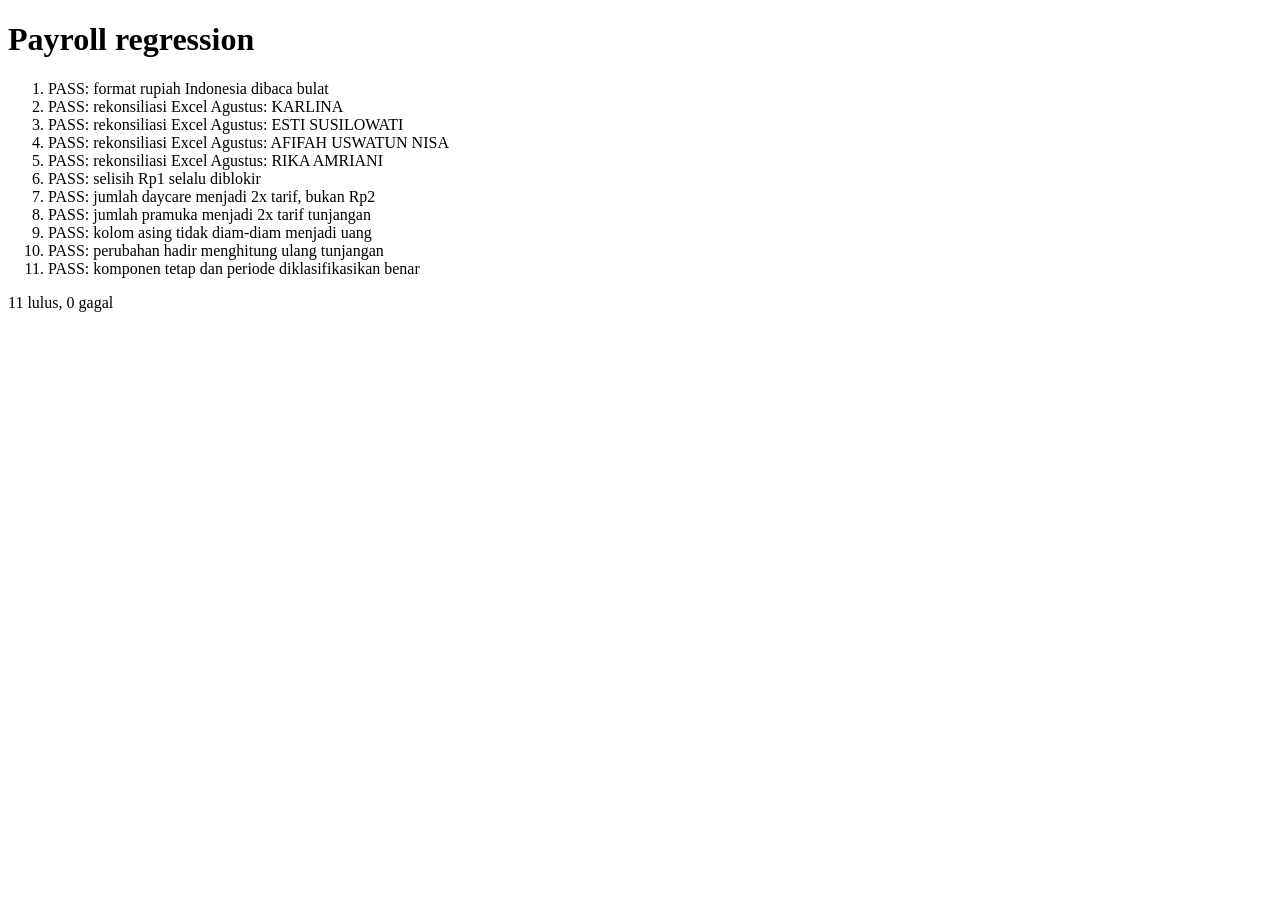
<file: tests/payroll-regression.html>
<!doctype html>
<html lang="id">
  <head>
    <meta charset="utf-8" />
    <title>Klaar Payroll Regression</title>
    <script src="../payroll-import-core.js"></script>
  </head>
  <body data-status="running">
    <h1>Payroll regression</h1>
    <ol id="results"></ol>
    <script>
      (function () {
        const core = window.KlaarPayrollCore;
        const results = document.getElementById("results");
        let passed = 0;
        let failed = 0;

        function test(name, run) {
          const item = document.createElement("li");
          try {
            run();
            passed++;
            item.dataset.result = "pass";
            item.textContent = "PASS: " + name;
          } catch (error) {
            failed++;
            item.dataset.result = "fail";
            item.textContent = "FAIL: " + name + " — " + error.message;
          }
          results.appendChild(item);
        }

        function equal(actual, expected, message) {
          if (actual !== expected)
            throw new Error(
              (message || "nilai berbeda") +
                `; aktual=${actual}, expected=${expected}`,
            );
        }

        test("format rupiah Indonesia dibaca bulat", function () {
          equal(core.toNumber("Rp 3.879.800"), 3879800);
          equal(core.toNumber("(50.000)"), -50000);
          equal(core.toNumber("1"), 1);
          equal(core.toNumber("2"), 2);
        });

        [
          ["KARLINA", 3879800, 1109800, 0, 2770000],
          ["ESTI SUSILOWATI", 8959800, 4169800, 0, 4790000],
          ["AFIFAH USWATUN NISA", 474000, 0, 0, 474000],
          ["RIKA AMRIANI", 7189800, 3907300, 50000, 3332500],
        ].forEach(function (row) {
          test("rekonsiliasi Excel Agustus: " + row[0], function () {
            const result = core.reconcilePayroll({
              gross: row[1],
              deductions: row[2],
              correction: row[3],
              net: row[4],
            });
            equal(result.exact, true);
            equal(result.delta, 0);
          });
        });

        test("selisih Rp1 selalu diblokir", function () {
          const result = core.reconcilePayroll({
            gross: 1000000,
            deductions: 100000,
            correction: 0,
            net: 900001,
          });
          equal(result.exact, false);
          equal(result.delta, 1);
        });

        test("jumlah daycare menjadi 2x tarif, bukan Rp2", function () {
          const headers = [
            "DAY CARE ANAK PG-TK",
            "POTONGAN DAY CARE",
          ];
          const result = core.evaluateQuantityColumn({
            header: headers[0],
            headers,
            sourceIndex: 0,
            value: 2,
            rate: 175000,
          });
          equal(result.active, true);
          equal(result.kind, "deduction");
          equal(result.amount, 350000);
          equal(result.resultHeader, "POTONGAN DAY CARE");
        });

        test("jumlah pramuka menjadi 2x tarif tunjangan", function () {
          const headers = ["ESKUL PRAMUKA", "TUNJ. ESKUL"];
          const result = core.evaluateQuantityColumn({
            header: headers[0],
            headers,
            sourceIndex: 0,
            value: 2,
            rate: 25000,
          });
          equal(result.active, true);
          equal(result.kind, "allowance");
          equal(result.amount, 50000);
        });

        test("kolom asing tidak diam-diam menjadi uang", function () {
          const result = core.evaluateQuantityColumn({
            header: "JUMLAH ACARA",
            headers: ["JUMLAH ACARA", "CATATAN"],
            sourceIndex: 0,
            value: 1,
            rate: 10000,
          });
          equal(result.active, false);
          equal(result.unresolved, true);
          equal(result.amount, 0);
        });

        test("perubahan hadir menghitung ulang tunjangan", function () {
          equal(
            core.attendanceAllowance({
              hadir: 25,
              workDays: 25,
              fullAmount: 375000,
              dailyRate: 15000,
            }),
            375000,
          );
          equal(
            core.attendanceAllowance({
              hadir: 24,
              workDays: 25,
              fullAmount: 375000,
              dailyRate: 15000,
            }),
            360000,
          );
        });

        test("komponen tetap dan periode diklasifikasikan benar", function () {
          equal(core.classifyImportedComponent("Gaji Pokok"), "rule");
          equal(core.classifyImportedComponent("Tunjangan Rumah"), "rule");
          equal(core.classifyImportedComponent("Tunjangan Lembur"), "monthly");
          equal(core.classifyImportedComponent("Koreksi Gaji"), "monthly");
          equal(core.classifyImportedComponent("Potongan Pinjaman"), "installment");
          equal(core.classifyImportedComponent("BPJS Kesehatan"), "statutory");
          equal(core.classifyImportedComponent("Day Care"), "fixed");
        });

        document.body.dataset.status = failed ? "failed" : "passed";
        document.body.dataset.passed = String(passed);
        document.body.dataset.failed = String(failed);
        const summary = document.createElement("p");
        summary.id = "summary";
        summary.textContent = `${passed} lulus, ${failed} gagal`;
        document.body.appendChild(summary);
      })();
    </script>
  </body>
</html>
</file>
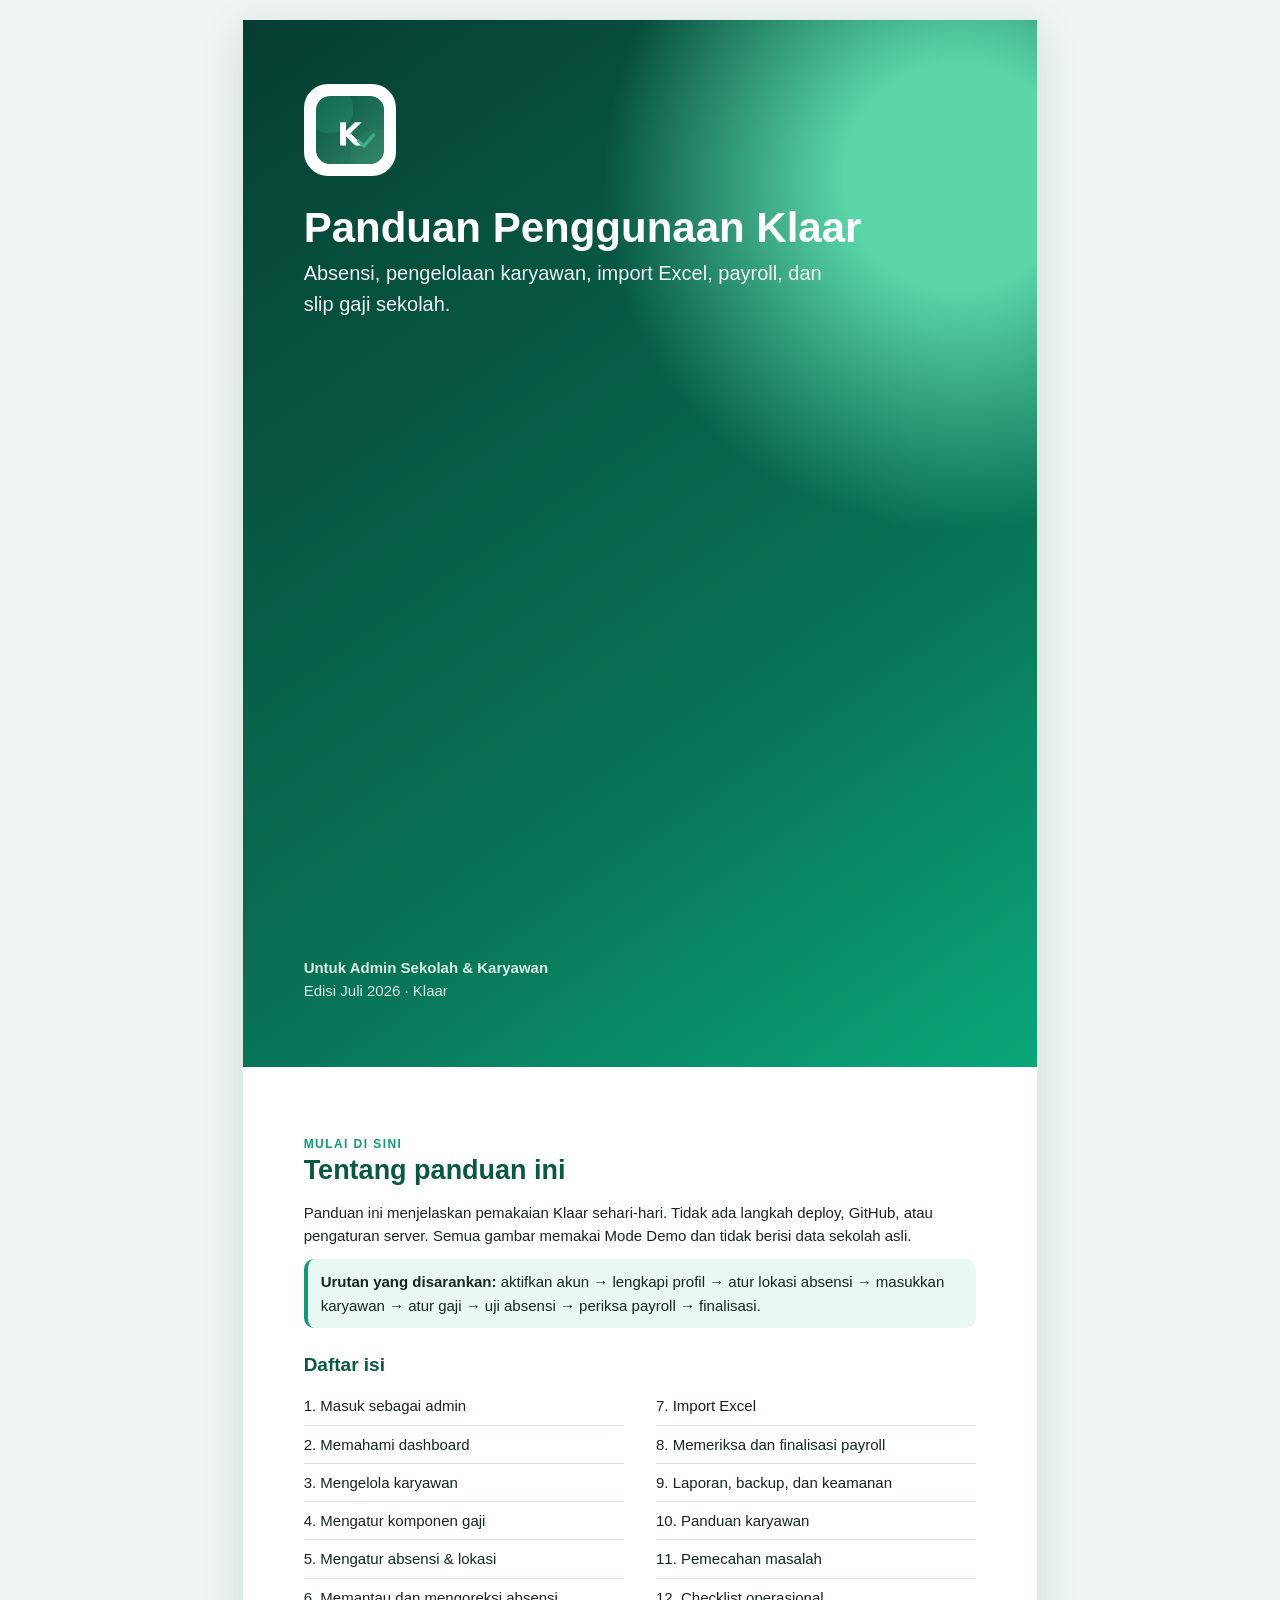
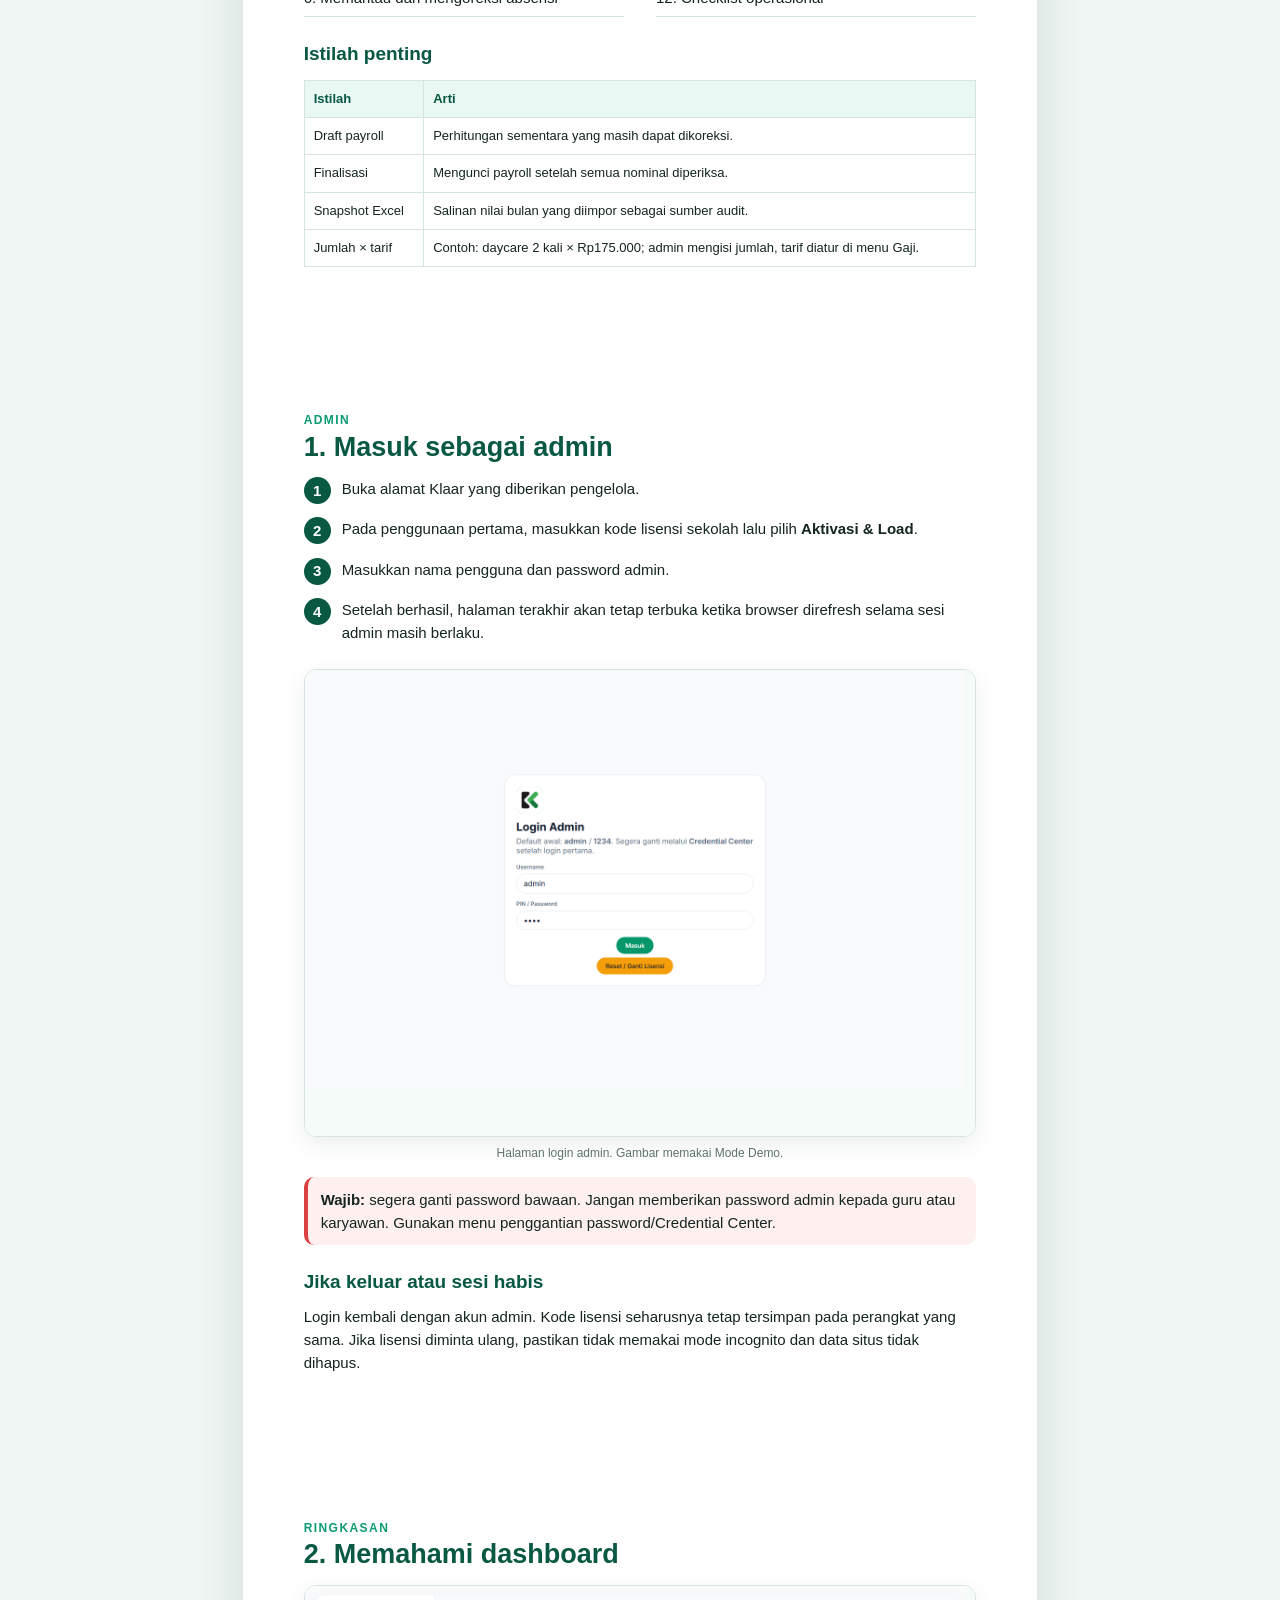
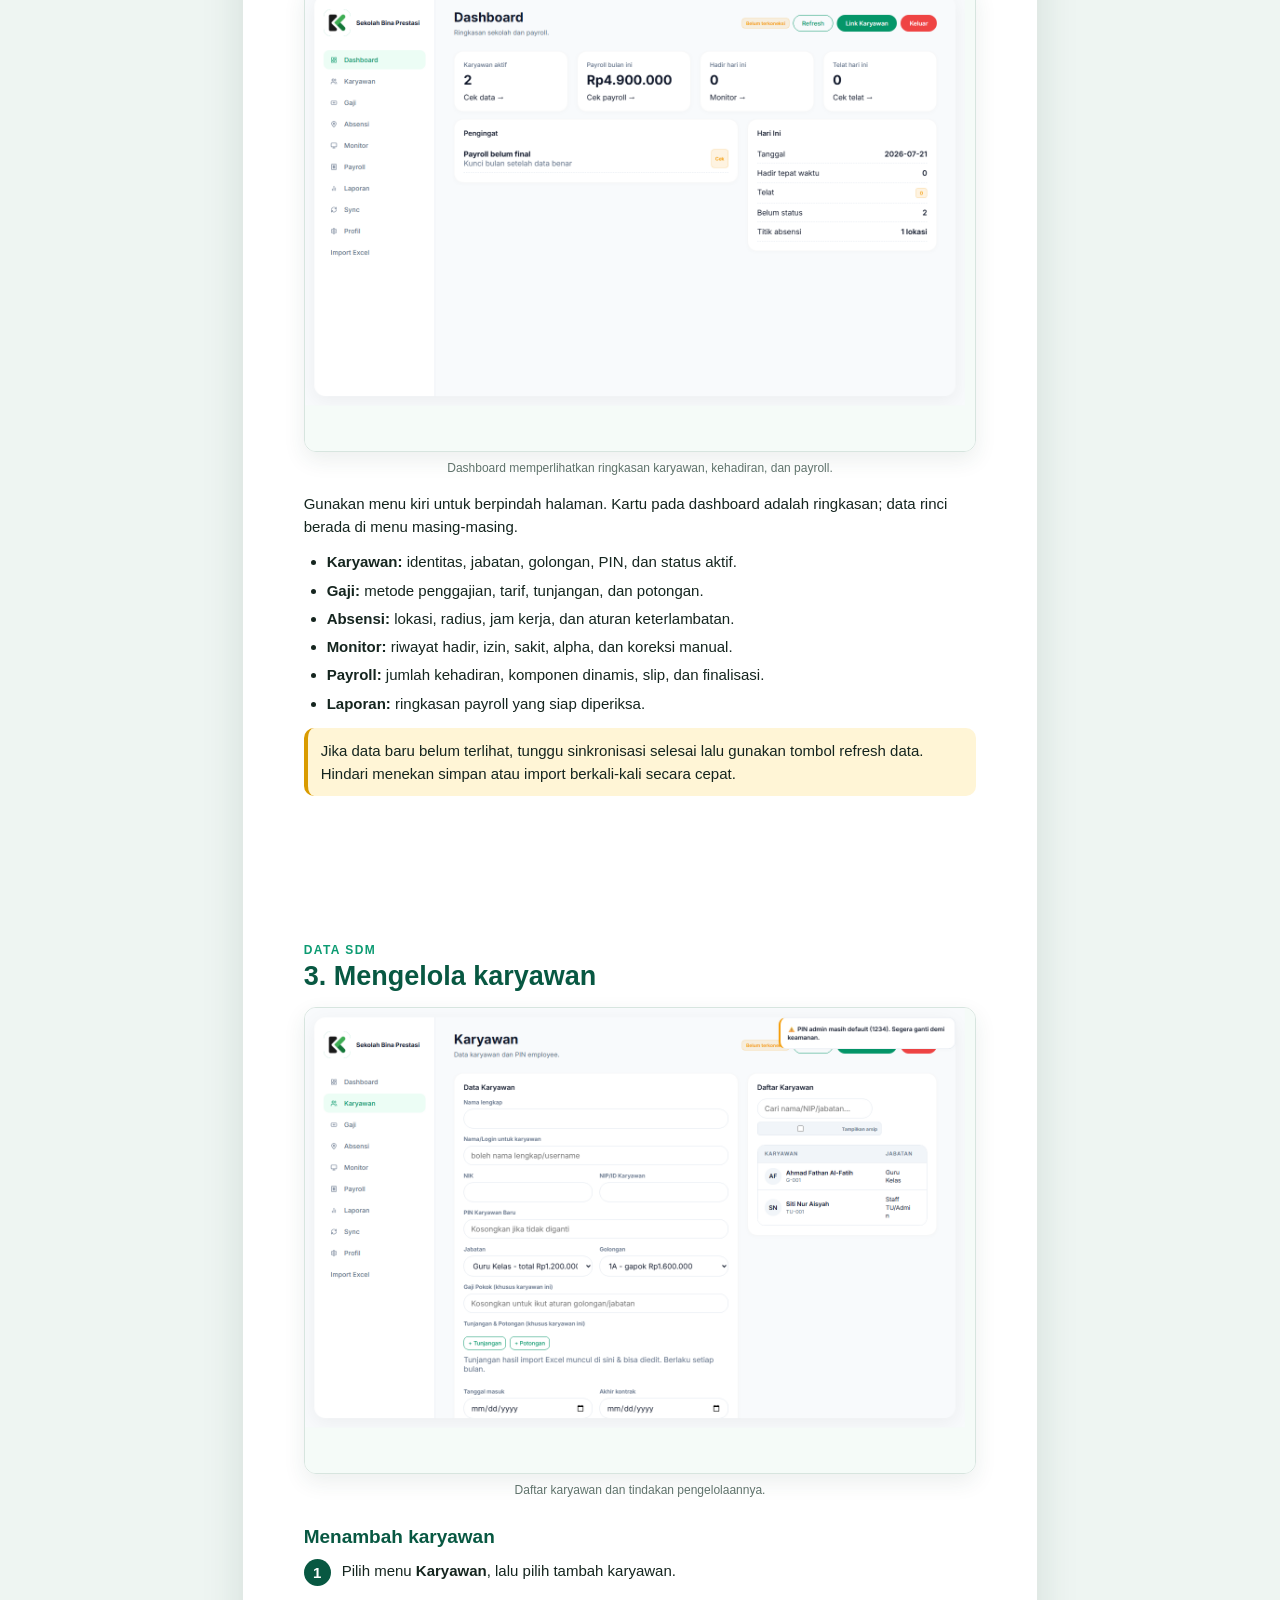
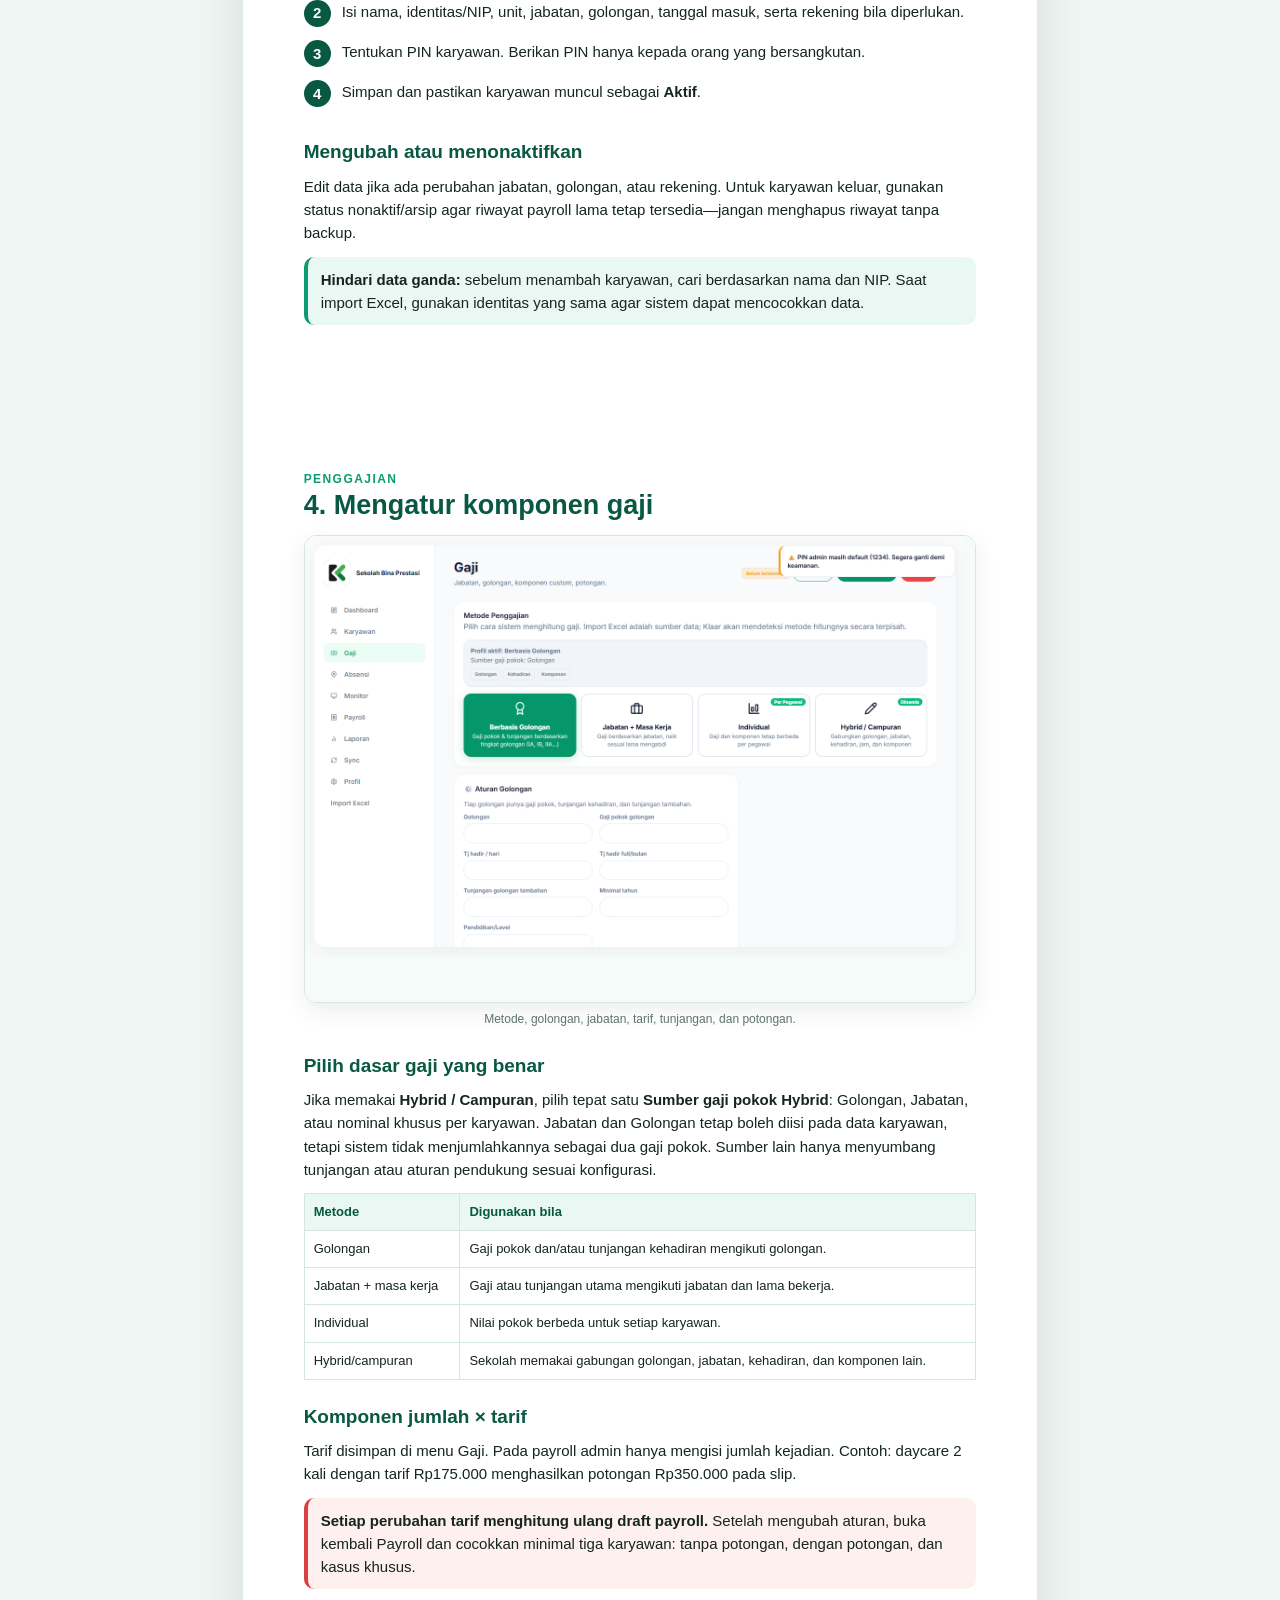
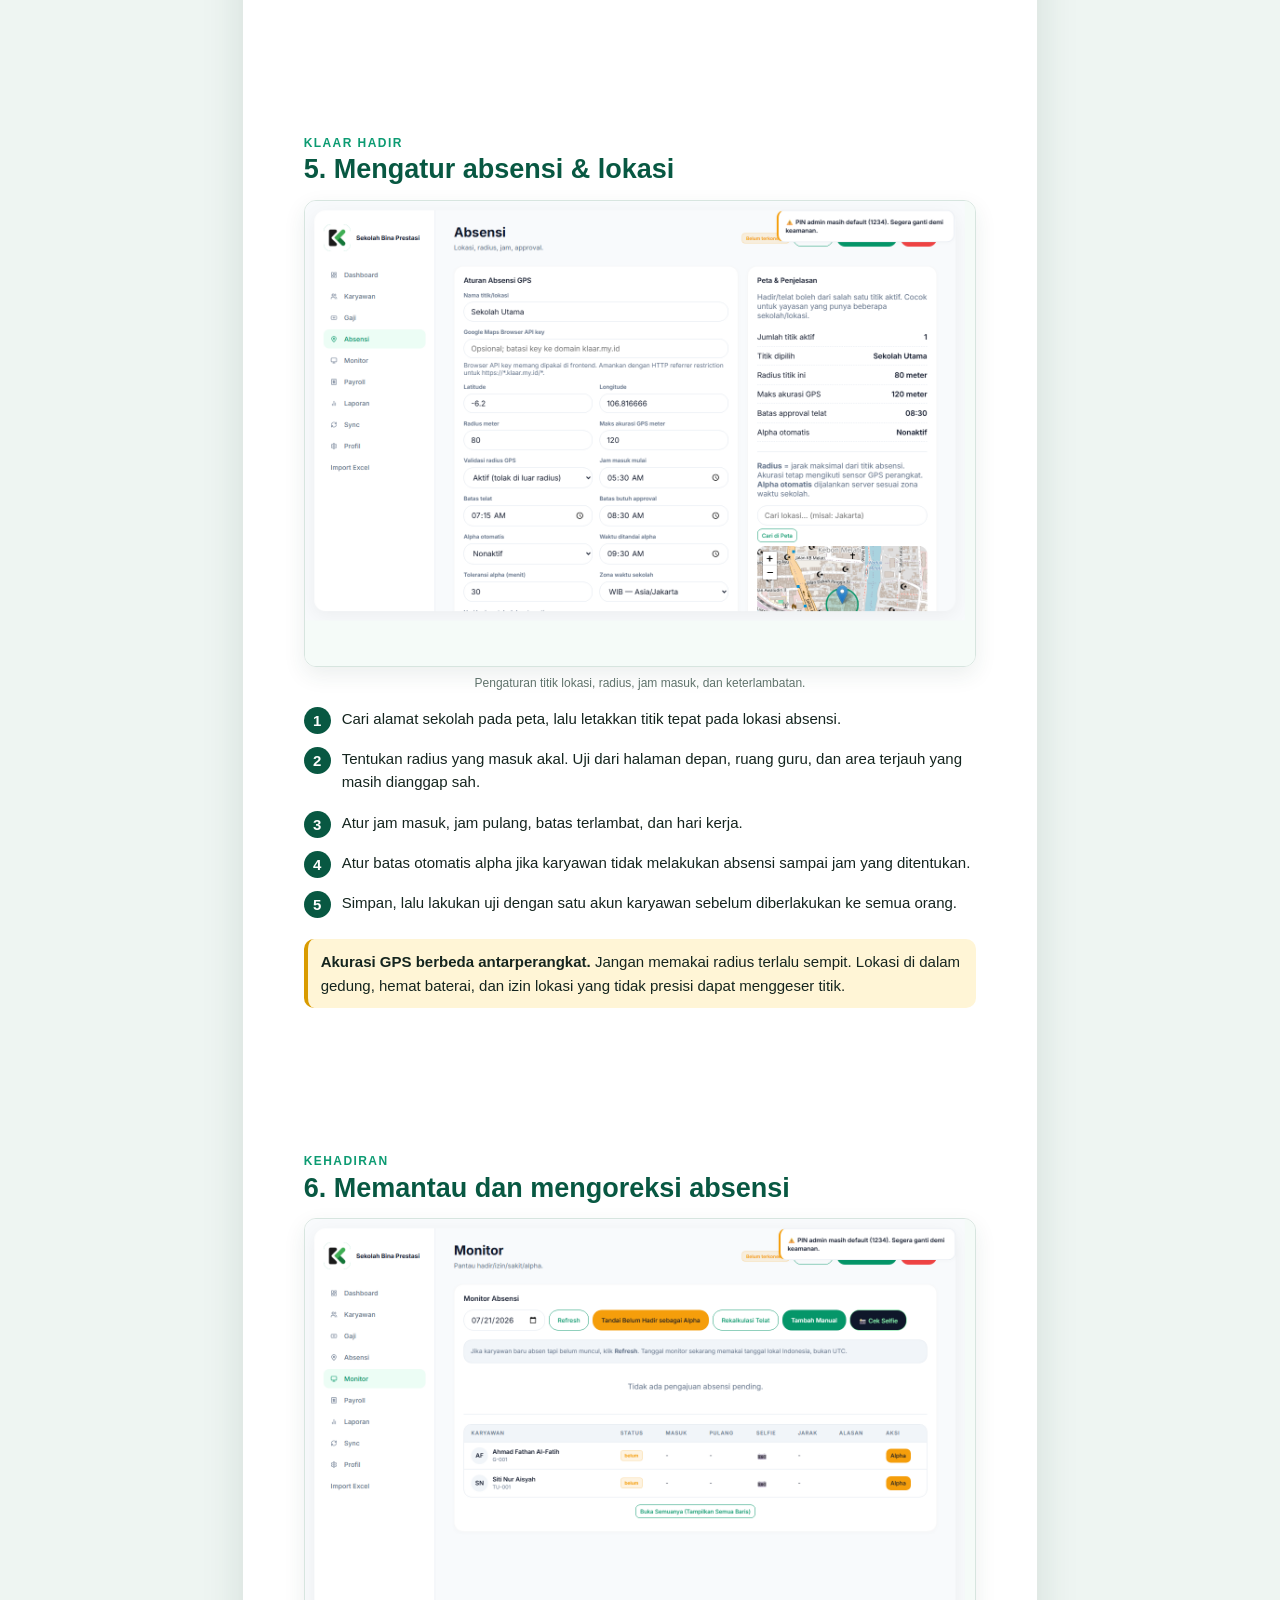
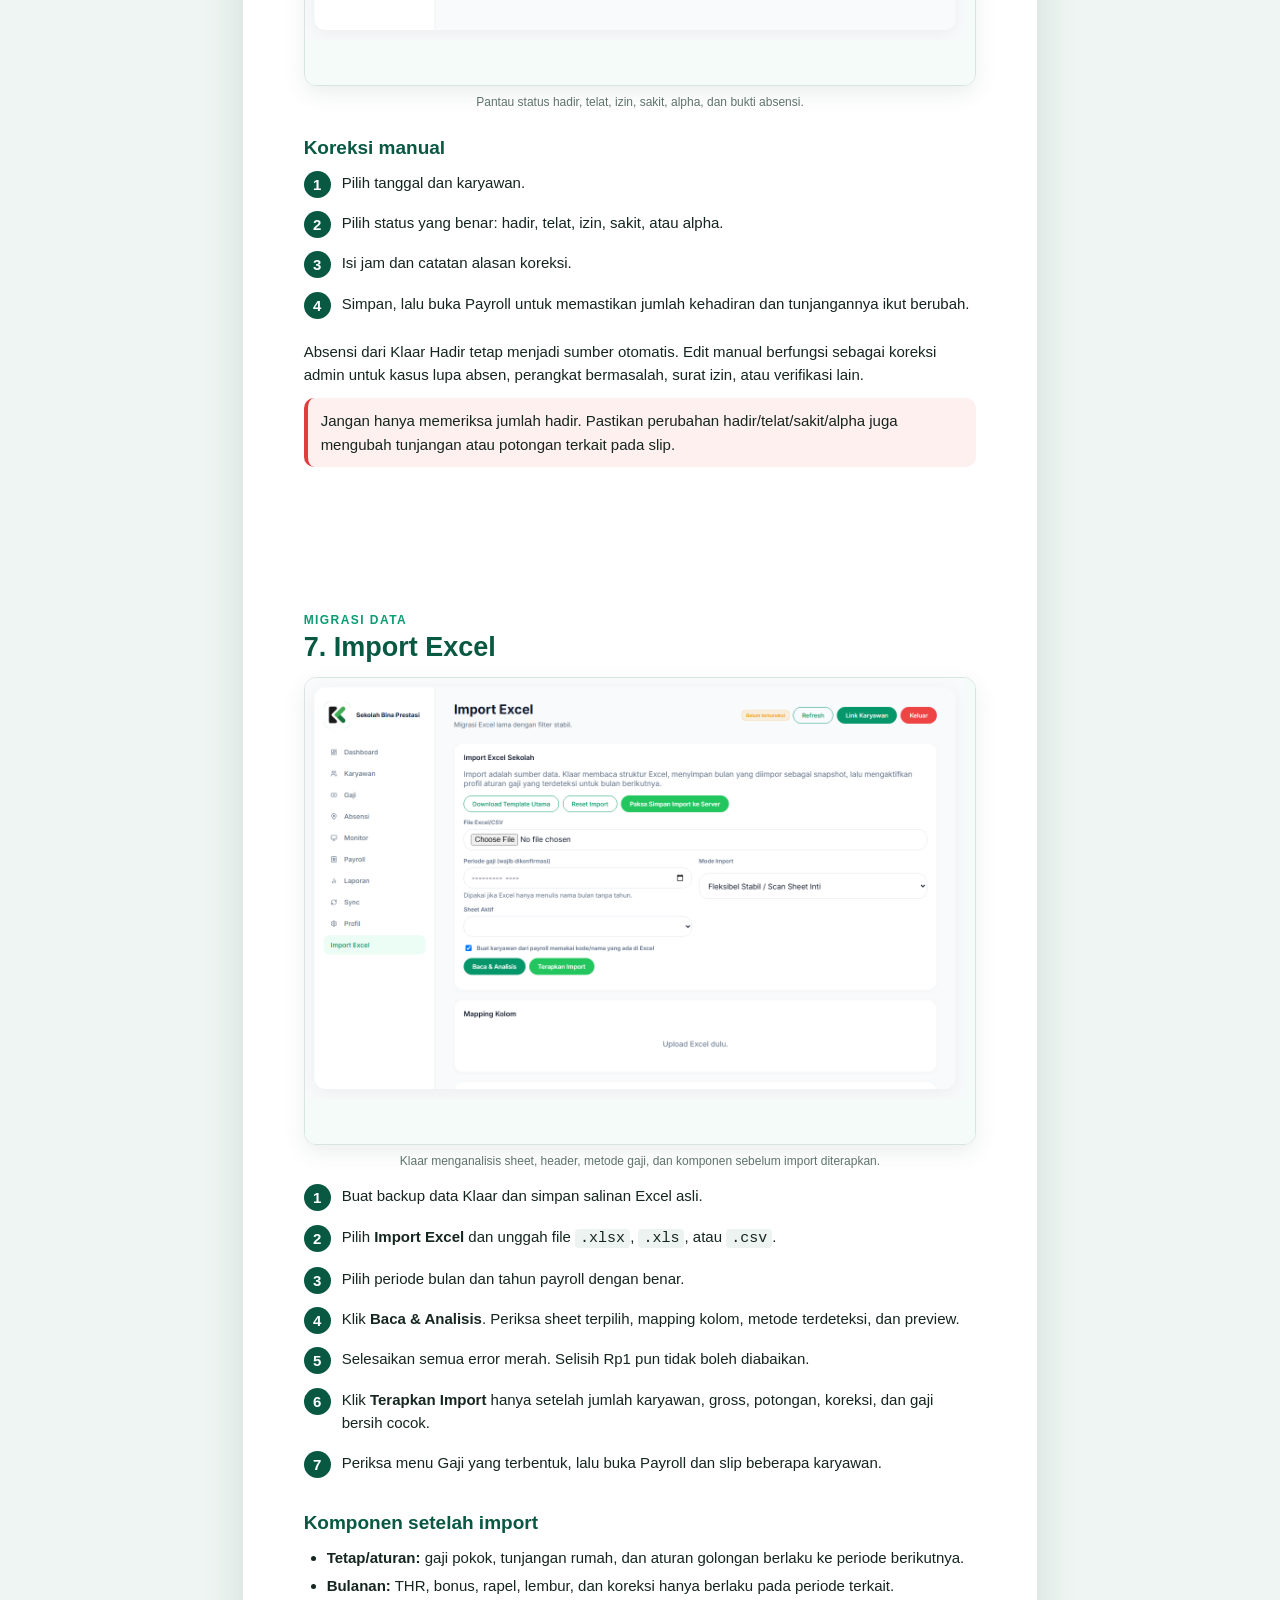
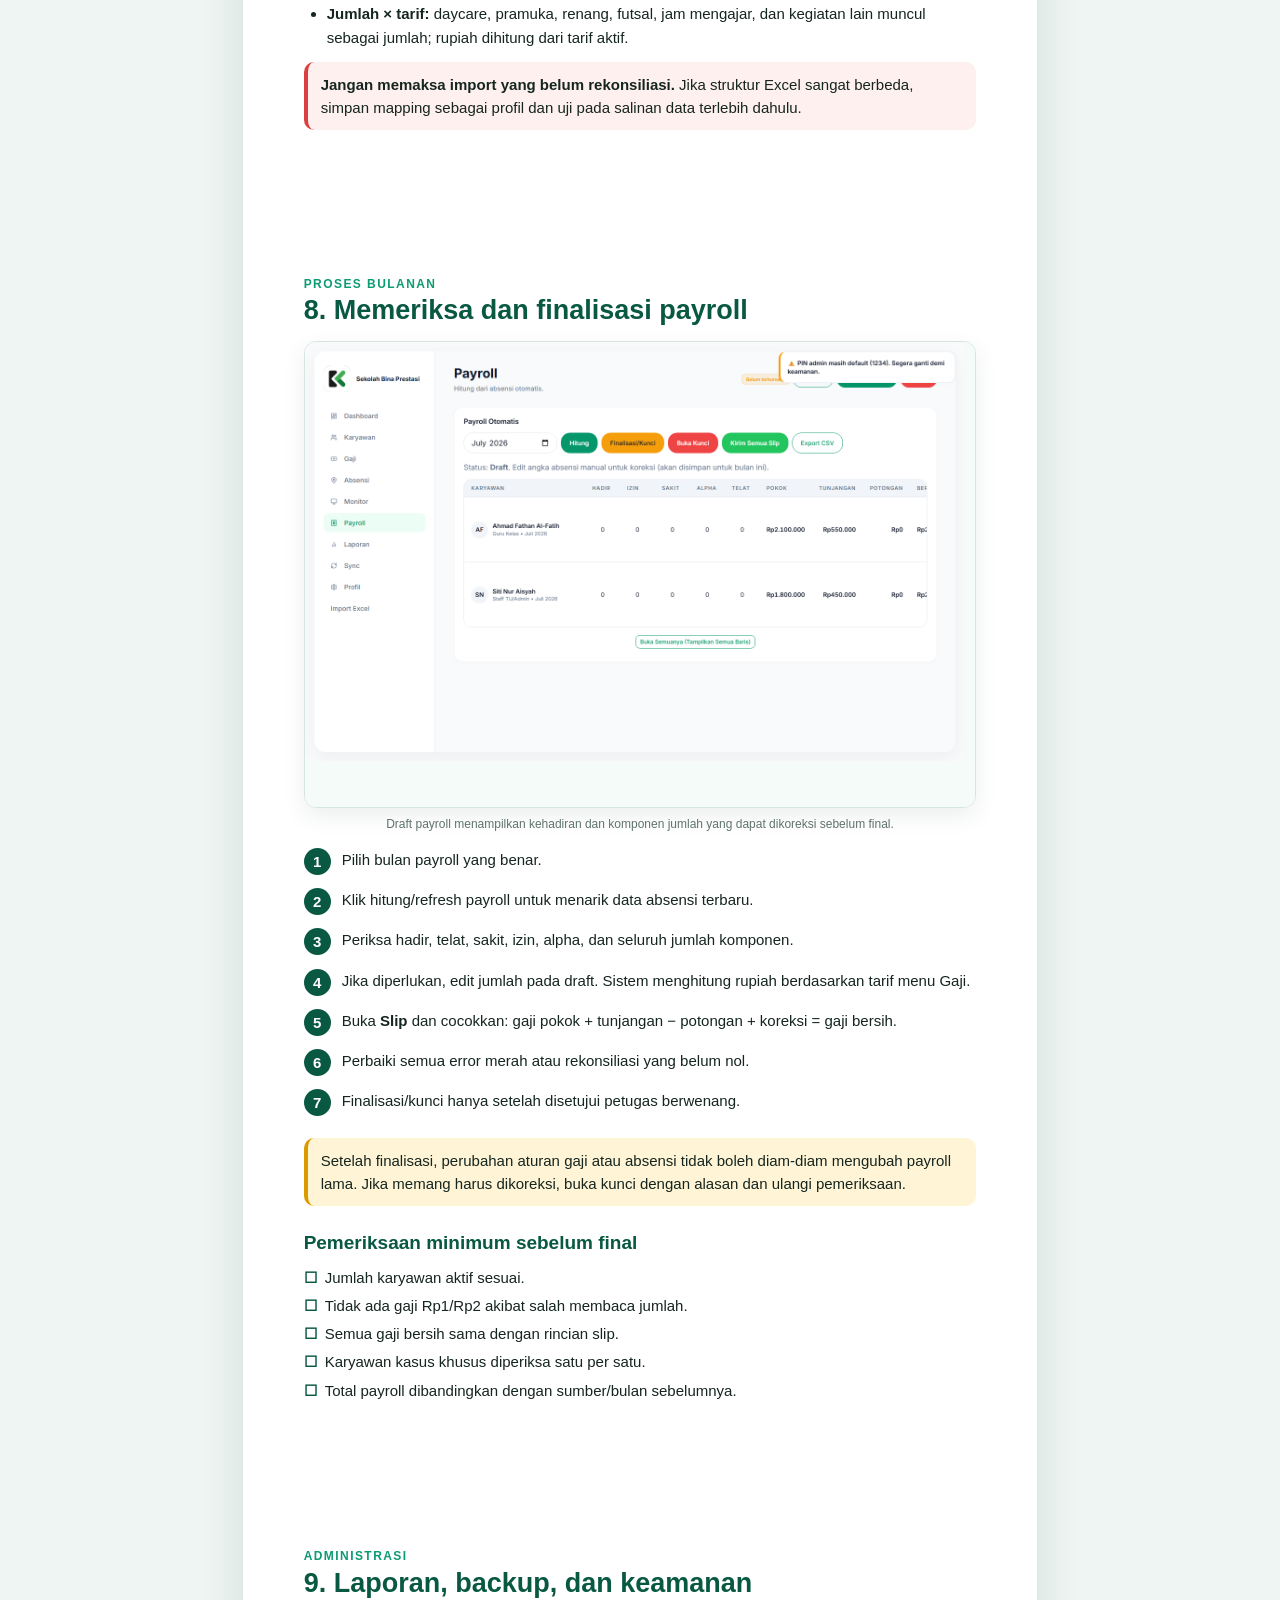
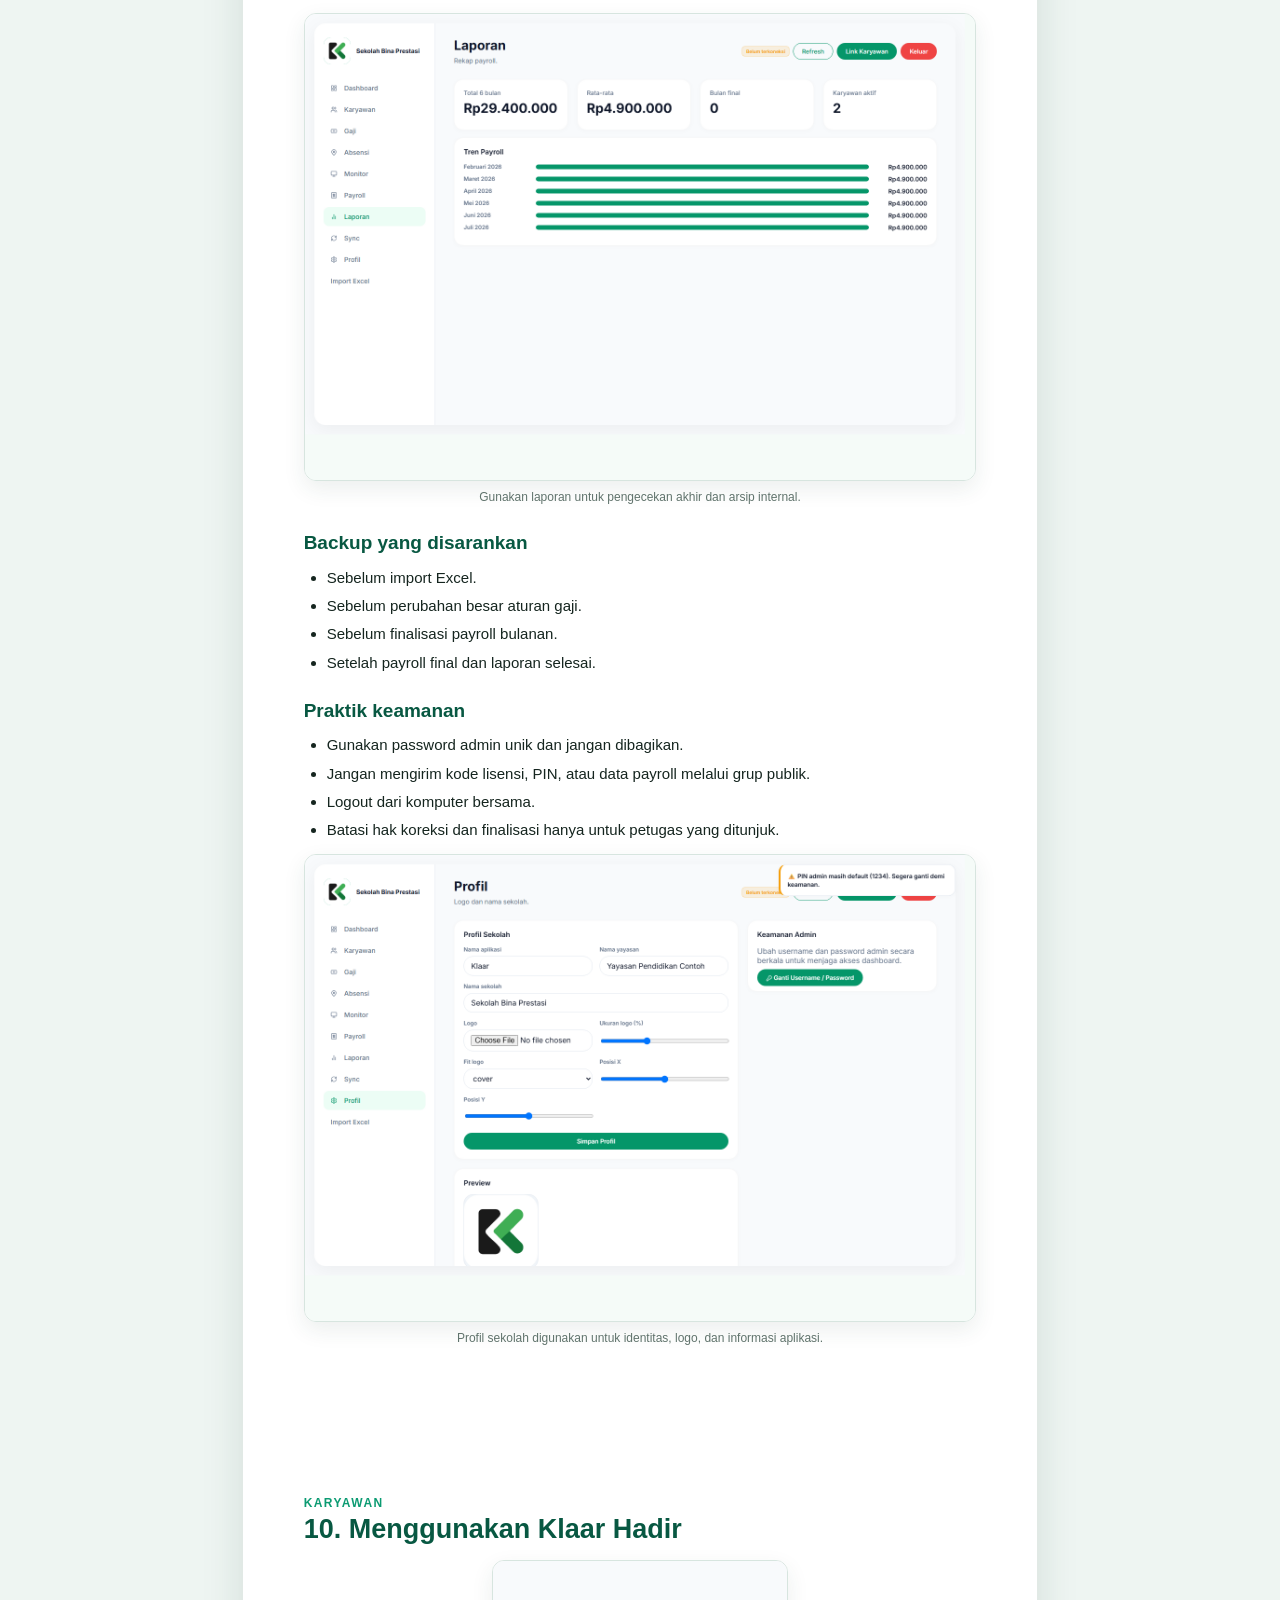
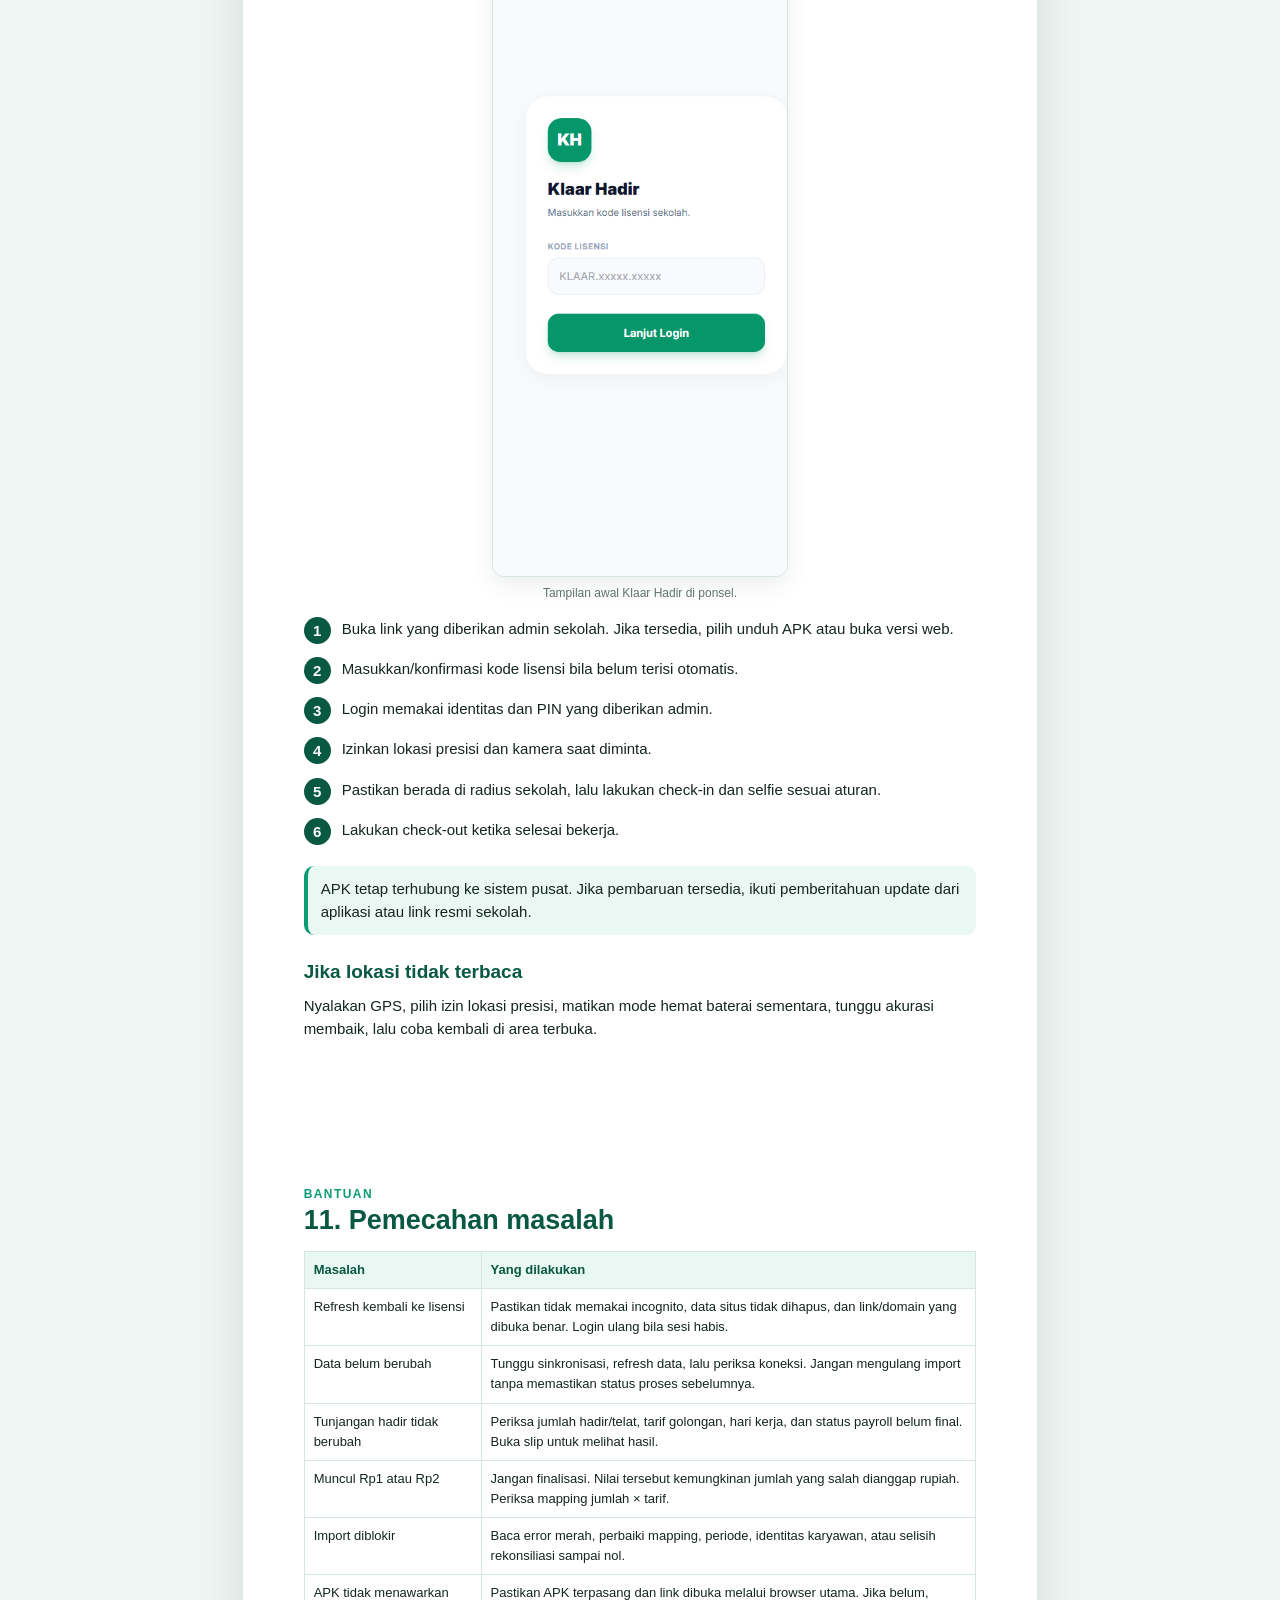
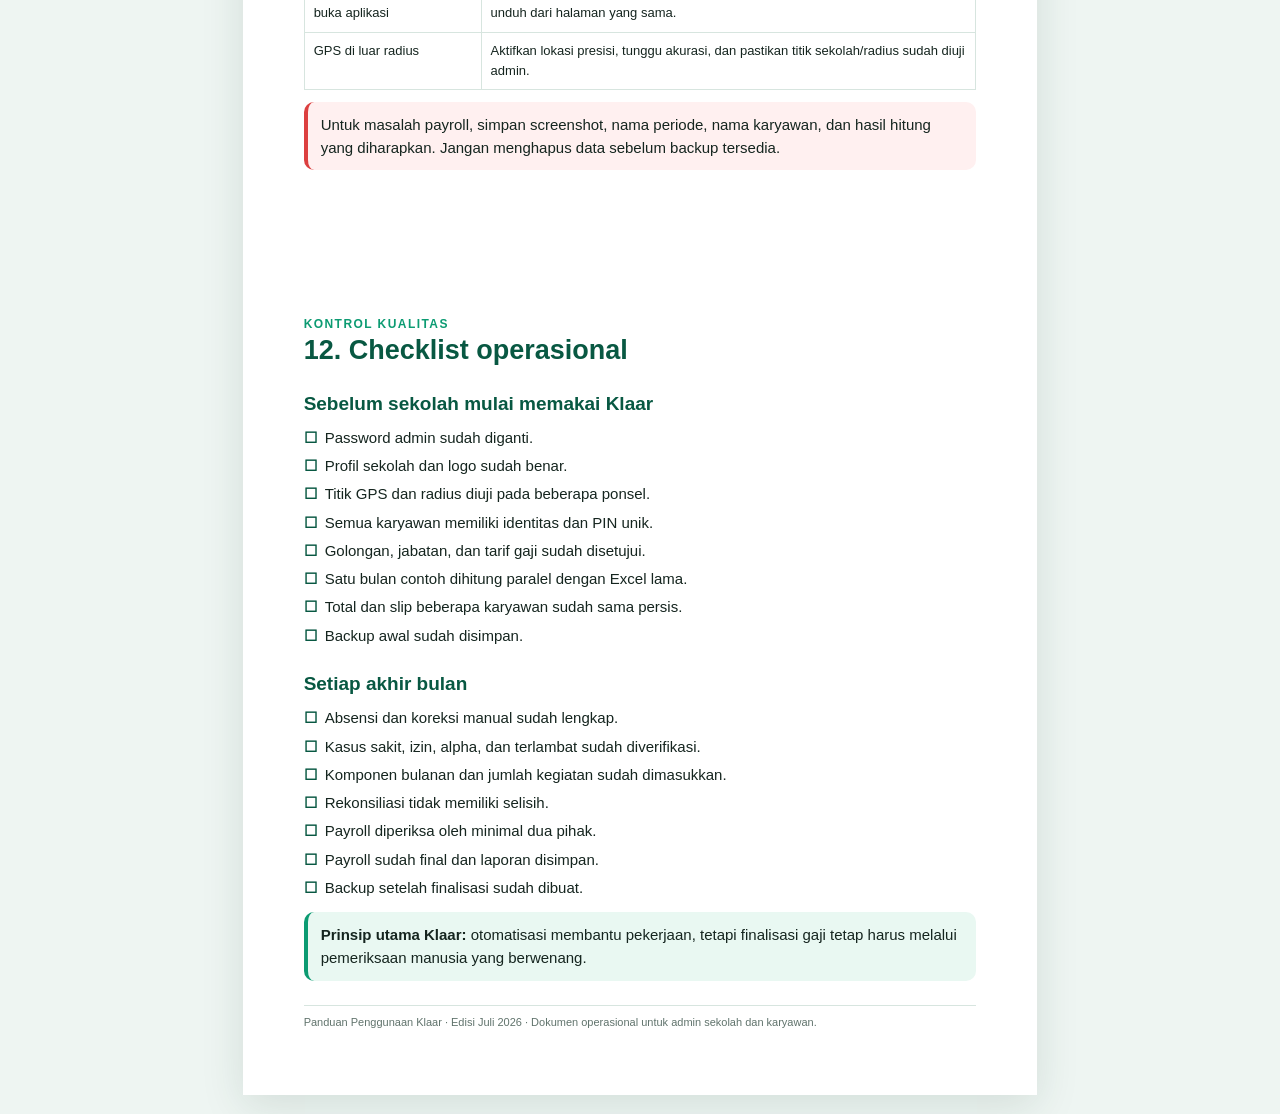
<file: docs/user-guide/PANDUAN-PENGGUNAAN-KLAAR.html>
<!doctype html>
<html lang="id">
  <head>
    <meta charset="utf-8" />
    <meta name="viewport" content="width=device-width,initial-scale=1" />
    <title>Panduan Penggunaan Klaar</title>
    <style>
      :root {
        --green: #085842;
        --green-2: #0c9b72;
        --mint: #e9f8f2;
        --ink: #15251f;
        --muted: #60736c;
        --line: #d7e5df;
        --warn: #fff5d6;
        --danger: #fff0f0;
      }
      * { box-sizing: border-box; }
      body {
        margin: 0;
        color: var(--ink);
        background: #eef5f2;
        font: 15px/1.55 Arial, Helvetica, sans-serif;
      }
      main {
        width: 210mm;
        margin: 20px auto;
        background: white;
        box-shadow: 0 10px 40px #173f3020;
      }
      .page { padding: 17mm 16mm; }
      .cover {
        min-height: 277mm;
        display: flex;
        flex-direction: column;
        justify-content: space-between;
        color: white;
        background:
          radial-gradient(circle at 90% 15%, #59d5a7 0 10%, transparent 31%),
          linear-gradient(145deg, #063e31, #087356 65%, #0aa779);
      }
      .logo { width: 92px; height: 92px; object-fit: contain; background: white; border-radius: 24px; padding: 12px; }
      h1 { margin: 22px 0 8px; font-size: 42px; line-height: 1.08; }
      h2 { color: var(--green); margin: 0 0 14px; font-size: 27px; line-height: 1.2; }
      h3 { color: var(--green); margin: 22px 0 8px; font-size: 19px; }
      h4 { margin: 15px 0 5px; font-size: 16px; }
      p { margin: 7px 0 12px; }
      ul, ol { margin: 7px 0 13px; padding-left: 23px; }
      li { margin: 5px 0; }
      .subtitle { font-size: 20px; max-width: 540px; opacity: .93; }
      .cover-meta { opacity: .85; }
      .eyebrow { color: var(--green-2); font-weight: 700; letter-spacing: .12em; text-transform: uppercase; font-size: 12px; }
      .toc { columns: 2; column-gap: 32px; }
      .toc div { break-inside: avoid; padding: 7px 0; border-bottom: 1px solid var(--line); }
      .shot {
        width: 100%;
        display: block;
        margin: 13px 0 6px;
        border: 1px solid var(--line);
        border-radius: 12px;
        box-shadow: 0 8px 22px #1e483a16;
      }
      .mobile-shot { width: 44%; margin-left: auto; margin-right: auto; }
      .caption { color: var(--muted); text-align: center; font-size: 12px; margin-bottom: 14px; }
      .note, .warning, .critical {
        border-radius: 10px;
        padding: 11px 13px;
        margin: 12px 0;
        break-inside: avoid;
      }
      .note { background: var(--mint); border-left: 4px solid var(--green-2); }
      .warning { background: var(--warn); border-left: 4px solid #d99b00; }
      .critical { background: var(--danger); border-left: 4px solid #dc3f3f; }
      .steps { counter-reset: step; list-style: none; padding: 0; }
      .steps > li { position: relative; padding: 0 0 12px 38px; min-height: 32px; }
      .steps > li::before {
        counter-increment: step;
        content: counter(step);
        position: absolute;
        left: 0;
        top: 0;
        width: 27px;
        height: 27px;
        border-radius: 50%;
        display: grid;
        place-items: center;
        color: white;
        background: var(--green);
        font-weight: bold;
      }
      table { width: 100%; border-collapse: collapse; margin: 12px 0; font-size: 13px; }
      th, td { border: 1px solid var(--line); padding: 8px 9px; vertical-align: top; }
      th { background: var(--mint); color: var(--green); text-align: left; }
      .check { list-style: none; padding-left: 0; }
      .check li::before { content: "☐"; margin-right: 8px; color: var(--green); font-weight: bold; }
      code { background: #edf3f0; border-radius: 4px; padding: 1px 5px; }
      .page-break { break-before: page; }
      .keep { break-inside: avoid; }
      footer { color: var(--muted); font-size: 11px; border-top: 1px solid var(--line); padding-top: 8px; margin-top: 24px; }
      @page { size: A4; margin: 0; }
      @media print {
        body { background: white; }
        main { margin: 0; box-shadow: none; }
        .page { min-height: 297mm; break-after: page; }
        .page:last-child { break-after: auto; }
      }
    </style>
  </head>
  <body>
    <main>
      <section class="page cover">
        <div>
          <img class="logo" src="../../klaar-logo.png" alt="Logo Klaar" />
          <h1>Panduan Penggunaan Klaar</h1>
          <p class="subtitle">Absensi, pengelolaan karyawan, import Excel, payroll, dan slip gaji sekolah.</p>
        </div>
        <div class="cover-meta">
          <strong>Untuk Admin Sekolah & Karyawan</strong><br />
          Edisi Juli 2026 · Klaar
        </div>
      </section>

      <section class="page">
        <span class="eyebrow">Mulai di sini</span>
        <h2>Tentang panduan ini</h2>
        <p>Panduan ini menjelaskan pemakaian Klaar sehari-hari. Tidak ada langkah deploy, GitHub, atau pengaturan server. Semua gambar memakai Mode Demo dan tidak berisi data sekolah asli.</p>
        <div class="note"><strong>Urutan yang disarankan:</strong> aktifkan akun → lengkapi profil → atur lokasi absensi → masukkan karyawan → atur gaji → uji absensi → periksa payroll → finalisasi.</div>
        <h3>Daftar isi</h3>
        <div class="toc">
          <div>1. Masuk sebagai admin</div>
          <div>2. Memahami dashboard</div>
          <div>3. Mengelola karyawan</div>
          <div>4. Mengatur komponen gaji</div>
          <div>5. Mengatur absensi & lokasi</div>
          <div>6. Memantau dan mengoreksi absensi</div>
          <div>7. Import Excel</div>
          <div>8. Memeriksa dan finalisasi payroll</div>
          <div>9. Laporan, backup, dan keamanan</div>
          <div>10. Panduan karyawan</div>
          <div>11. Pemecahan masalah</div>
          <div>12. Checklist operasional</div>
        </div>
        <h3>Istilah penting</h3>
        <table>
          <tr><th>Istilah</th><th>Arti</th></tr>
          <tr><td>Draft payroll</td><td>Perhitungan sementara yang masih dapat dikoreksi.</td></tr>
          <tr><td>Finalisasi</td><td>Mengunci payroll setelah semua nominal diperiksa.</td></tr>
          <tr><td>Snapshot Excel</td><td>Salinan nilai bulan yang diimpor sebagai sumber audit.</td></tr>
          <tr><td>Jumlah × tarif</td><td>Contoh: daycare 2 kali × Rp175.000; admin mengisi jumlah, tarif diatur di menu Gaji.</td></tr>
        </table>
      </section>

      <section class="page">
        <span class="eyebrow">Admin</span>
        <h2>1. Masuk sebagai admin</h2>
        <ol class="steps">
          <li>Buka alamat Klaar yang diberikan pengelola.</li>
          <li>Pada penggunaan pertama, masukkan kode lisensi sekolah lalu pilih <strong>Aktivasi & Load</strong>.</li>
          <li>Masukkan nama pengguna dan password admin.</li>
          <li>Setelah berhasil, halaman terakhir akan tetap terbuka ketika browser direfresh selama sesi admin masih berlaku.</li>
        </ol>
        <img class="shot" src="assets/01-admin-login.png" alt="Login admin Klaar" />
        <p class="caption">Halaman login admin. Gambar memakai Mode Demo.</p>
        <div class="critical"><strong>Wajib:</strong> segera ganti password bawaan. Jangan memberikan password admin kepada guru atau karyawan. Gunakan menu penggantian password/Credential Center.</div>
        <h3>Jika keluar atau sesi habis</h3>
        <p>Login kembali dengan akun admin. Kode lisensi seharusnya tetap tersimpan pada perangkat yang sama. Jika lisensi diminta ulang, pastikan tidak memakai mode incognito dan data situs tidak dihapus.</p>
      </section>

      <section class="page">
        <span class="eyebrow">Ringkasan</span>
        <h2>2. Memahami dashboard</h2>
        <img class="shot" src="assets/02-dashboard-v3.png" alt="Dashboard admin Klaar" />
        <p class="caption">Dashboard memperlihatkan ringkasan karyawan, kehadiran, dan payroll.</p>
        <p>Gunakan menu kiri untuk berpindah halaman. Kartu pada dashboard adalah ringkasan; data rinci berada di menu masing-masing.</p>
        <ul>
          <li><strong>Karyawan:</strong> identitas, jabatan, golongan, PIN, dan status aktif.</li>
          <li><strong>Gaji:</strong> metode penggajian, tarif, tunjangan, dan potongan.</li>
          <li><strong>Absensi:</strong> lokasi, radius, jam kerja, dan aturan keterlambatan.</li>
          <li><strong>Monitor:</strong> riwayat hadir, izin, sakit, alpha, dan koreksi manual.</li>
          <li><strong>Payroll:</strong> jumlah kehadiran, komponen dinamis, slip, dan finalisasi.</li>
          <li><strong>Laporan:</strong> ringkasan payroll yang siap diperiksa.</li>
        </ul>
        <div class="warning">Jika data baru belum terlihat, tunggu sinkronisasi selesai lalu gunakan tombol refresh data. Hindari menekan simpan atau import berkali-kali secara cepat.</div>
      </section>

      <section class="page">
        <span class="eyebrow">Data SDM</span>
        <h2>3. Mengelola karyawan</h2>
        <img class="shot" src="assets/03-karyawan.png" alt="Daftar karyawan Klaar" />
        <p class="caption">Daftar karyawan dan tindakan pengelolaannya.</p>
        <h3>Menambah karyawan</h3>
        <ol class="steps">
          <li>Pilih menu <strong>Karyawan</strong>, lalu pilih tambah karyawan.</li>
          <li>Isi nama, identitas/NIP, unit, jabatan, golongan, tanggal masuk, serta rekening bila diperlukan.</li>
          <li>Tentukan PIN karyawan. Berikan PIN hanya kepada orang yang bersangkutan.</li>
          <li>Simpan dan pastikan karyawan muncul sebagai <strong>Aktif</strong>.</li>
        </ol>
        <h3>Mengubah atau menonaktifkan</h3>
        <p>Edit data jika ada perubahan jabatan, golongan, atau rekening. Untuk karyawan keluar, gunakan status nonaktif/arsip agar riwayat payroll lama tetap tersedia—jangan menghapus riwayat tanpa backup.</p>
        <div class="note"><strong>Hindari data ganda:</strong> sebelum menambah karyawan, cari berdasarkan nama dan NIP. Saat import Excel, gunakan identitas yang sama agar sistem dapat mencocokkan data.</div>
      </section>

      <section class="page">
        <span class="eyebrow">Penggajian</span>
        <h2>4. Mengatur komponen gaji</h2>
        <img class="shot" src="assets/04-aturan-gaji.png" alt="Aturan gaji Klaar" />
        <p class="caption">Metode, golongan, jabatan, tarif, tunjangan, dan potongan.</p>
        <h3>Pilih dasar gaji yang benar</h3>
        <p>Jika memakai <strong>Hybrid / Campuran</strong>, pilih tepat satu <strong>Sumber gaji pokok Hybrid</strong>: Golongan, Jabatan, atau nominal khusus per karyawan. Jabatan dan Golongan tetap boleh diisi pada data karyawan, tetapi sistem tidak menjumlahkannya sebagai dua gaji pokok. Sumber lain hanya menyumbang tunjangan atau aturan pendukung sesuai konfigurasi.</p>
        <table>
          <tr><th>Metode</th><th>Digunakan bila</th></tr>
          <tr><td>Golongan</td><td>Gaji pokok dan/atau tunjangan kehadiran mengikuti golongan.</td></tr>
          <tr><td>Jabatan + masa kerja</td><td>Gaji atau tunjangan utama mengikuti jabatan dan lama bekerja.</td></tr>
          <tr><td>Individual</td><td>Nilai pokok berbeda untuk setiap karyawan.</td></tr>
          <tr><td>Hybrid/campuran</td><td>Sekolah memakai gabungan golongan, jabatan, kehadiran, dan komponen lain.</td></tr>
        </table>
        <h3>Komponen jumlah × tarif</h3>
        <p>Tarif disimpan di menu Gaji. Pada payroll admin hanya mengisi jumlah kejadian. Contoh: daycare 2 kali dengan tarif Rp175.000 menghasilkan potongan Rp350.000 pada slip.</p>
        <div class="critical"><strong>Setiap perubahan tarif menghitung ulang draft payroll.</strong> Setelah mengubah aturan, buka kembali Payroll dan cocokkan minimal tiga karyawan: tanpa potongan, dengan potongan, dan kasus khusus.</div>
      </section>

      <section class="page">
        <span class="eyebrow">Klaar Hadir</span>
        <h2>5. Mengatur absensi & lokasi</h2>
        <img class="shot" src="assets/05-aturan-absensi.png" alt="Aturan absensi Klaar" />
        <p class="caption">Pengaturan titik lokasi, radius, jam masuk, dan keterlambatan.</p>
        <ol class="steps">
          <li>Cari alamat sekolah pada peta, lalu letakkan titik tepat pada lokasi absensi.</li>
          <li>Tentukan radius yang masuk akal. Uji dari halaman depan, ruang guru, dan area terjauh yang masih dianggap sah.</li>
          <li>Atur jam masuk, jam pulang, batas terlambat, dan hari kerja.</li>
          <li>Atur batas otomatis alpha jika karyawan tidak melakukan absensi sampai jam yang ditentukan.</li>
          <li>Simpan, lalu lakukan uji dengan satu akun karyawan sebelum diberlakukan ke semua orang.</li>
        </ol>
        <div class="warning"><strong>Akurasi GPS berbeda antarperangkat.</strong> Jangan memakai radius terlalu sempit. Lokasi di dalam gedung, hemat baterai, dan izin lokasi yang tidak presisi dapat menggeser titik.</div>
      </section>

      <section class="page">
        <span class="eyebrow">Kehadiran</span>
        <h2>6. Memantau dan mengoreksi absensi</h2>
        <img class="shot" src="assets/06-monitor-absensi.png" alt="Monitor absensi Klaar" />
        <p class="caption">Pantau status hadir, telat, izin, sakit, alpha, dan bukti absensi.</p>
        <h3>Koreksi manual</h3>
        <ol class="steps">
          <li>Pilih tanggal dan karyawan.</li>
          <li>Pilih status yang benar: hadir, telat, izin, sakit, atau alpha.</li>
          <li>Isi jam dan catatan alasan koreksi.</li>
          <li>Simpan, lalu buka Payroll untuk memastikan jumlah kehadiran dan tunjangannya ikut berubah.</li>
        </ol>
        <p>Absensi dari Klaar Hadir tetap menjadi sumber otomatis. Edit manual berfungsi sebagai koreksi admin untuk kasus lupa absen, perangkat bermasalah, surat izin, atau verifikasi lain.</p>
        <div class="critical">Jangan hanya memeriksa jumlah hadir. Pastikan perubahan hadir/telat/sakit/alpha juga mengubah tunjangan atau potongan terkait pada slip.</div>
      </section>

      <section class="page">
        <span class="eyebrow">Migrasi data</span>
        <h2>7. Import Excel</h2>
        <img class="shot" src="assets/08-import-excel-v3.png" alt="Import Excel Klaar" />
        <p class="caption">Klaar menganalisis sheet, header, metode gaji, dan komponen sebelum import diterapkan.</p>
        <ol class="steps">
          <li>Buat backup data Klaar dan simpan salinan Excel asli.</li>
          <li>Pilih <strong>Import Excel</strong> dan unggah file <code>.xlsx</code>, <code>.xls</code>, atau <code>.csv</code>.</li>
          <li>Pilih periode bulan dan tahun payroll dengan benar.</li>
          <li>Klik <strong>Baca & Analisis</strong>. Periksa sheet terpilih, mapping kolom, metode terdeteksi, dan preview.</li>
          <li>Selesaikan semua error merah. Selisih Rp1 pun tidak boleh diabaikan.</li>
          <li>Klik <strong>Terapkan Import</strong> hanya setelah jumlah karyawan, gross, potongan, koreksi, dan gaji bersih cocok.</li>
          <li>Periksa menu Gaji yang terbentuk, lalu buka Payroll dan slip beberapa karyawan.</li>
        </ol>
        <h3>Komponen setelah import</h3>
        <ul>
          <li><strong>Tetap/aturan:</strong> gaji pokok, tunjangan rumah, dan aturan golongan berlaku ke periode berikutnya.</li>
          <li><strong>Bulanan:</strong> THR, bonus, rapel, lembur, dan koreksi hanya berlaku pada periode terkait.</li>
          <li><strong>Jumlah × tarif:</strong> daycare, pramuka, renang, futsal, jam mengajar, dan kegiatan lain muncul sebagai jumlah; rupiah dihitung dari tarif aktif.</li>
        </ul>
        <div class="critical"><strong>Jangan memaksa import yang belum rekonsiliasi.</strong> Jika struktur Excel sangat berbeda, simpan mapping sebagai profil dan uji pada salinan data terlebih dahulu.</div>
      </section>

      <section class="page">
        <span class="eyebrow">Proses bulanan</span>
        <h2>8. Memeriksa dan finalisasi payroll</h2>
        <img class="shot" src="assets/07-payroll.png" alt="Payroll Klaar" />
        <p class="caption">Draft payroll menampilkan kehadiran dan komponen jumlah yang dapat dikoreksi sebelum final.</p>
        <ol class="steps">
          <li>Pilih bulan payroll yang benar.</li>
          <li>Klik hitung/refresh payroll untuk menarik data absensi terbaru.</li>
          <li>Periksa hadir, telat, sakit, izin, alpha, dan seluruh jumlah komponen.</li>
          <li>Jika diperlukan, edit jumlah pada draft. Sistem menghitung rupiah berdasarkan tarif menu Gaji.</li>
          <li>Buka <strong>Slip</strong> dan cocokkan: gaji pokok + tunjangan − potongan + koreksi = gaji bersih.</li>
          <li>Perbaiki semua error merah atau rekonsiliasi yang belum nol.</li>
          <li>Finalisasi/kunci hanya setelah disetujui petugas berwenang.</li>
        </ol>
        <div class="warning">Setelah finalisasi, perubahan aturan gaji atau absensi tidak boleh diam-diam mengubah payroll lama. Jika memang harus dikoreksi, buka kunci dengan alasan dan ulangi pemeriksaan.</div>
        <h3>Pemeriksaan minimum sebelum final</h3>
        <ul class="check">
          <li>Jumlah karyawan aktif sesuai.</li>
          <li>Tidak ada gaji Rp1/Rp2 akibat salah membaca jumlah.</li>
          <li>Semua gaji bersih sama dengan rincian slip.</li>
          <li>Karyawan kasus khusus diperiksa satu per satu.</li>
          <li>Total payroll dibandingkan dengan sumber/bulan sebelumnya.</li>
        </ul>
      </section>

      <section class="page">
        <span class="eyebrow">Administrasi</span>
        <h2>9. Laporan, backup, dan keamanan</h2>
        <img class="shot" src="assets/09-laporan-v2.png" alt="Laporan payroll Klaar" />
        <p class="caption">Gunakan laporan untuk pengecekan akhir dan arsip internal.</p>
        <h3>Backup yang disarankan</h3>
        <ul>
          <li>Sebelum import Excel.</li>
          <li>Sebelum perubahan besar aturan gaji.</li>
          <li>Sebelum finalisasi payroll bulanan.</li>
          <li>Setelah payroll final dan laporan selesai.</li>
        </ul>
        <h3>Praktik keamanan</h3>
        <ul>
          <li>Gunakan password admin unik dan jangan dibagikan.</li>
          <li>Jangan mengirim kode lisensi, PIN, atau data payroll melalui grup publik.</li>
          <li>Logout dari komputer bersama.</li>
          <li>Batasi hak koreksi dan finalisasi hanya untuk petugas yang ditunjuk.</li>
        </ul>
        <img class="shot" src="assets/10-profil.png" alt="Profil sekolah Klaar" />
        <p class="caption">Profil sekolah digunakan untuk identitas, logo, dan informasi aplikasi.</p>
      </section>

      <section class="page">
        <span class="eyebrow">Karyawan</span>
        <h2>10. Menggunakan Klaar Hadir</h2>
        <img class="shot mobile-shot" src="assets/11-employee-aktivasi.png" alt="Aktivasi Klaar Hadir" />
        <p class="caption">Tampilan awal Klaar Hadir di ponsel.</p>
        <ol class="steps">
          <li>Buka link yang diberikan admin sekolah. Jika tersedia, pilih unduh APK atau buka versi web.</li>
          <li>Masukkan/konfirmasi kode lisensi bila belum terisi otomatis.</li>
          <li>Login memakai identitas dan PIN yang diberikan admin.</li>
          <li>Izinkan lokasi presisi dan kamera saat diminta.</li>
          <li>Pastikan berada di radius sekolah, lalu lakukan check-in dan selfie sesuai aturan.</li>
          <li>Lakukan check-out ketika selesai bekerja.</li>
        </ol>
        <div class="note">APK tetap terhubung ke sistem pusat. Jika pembaruan tersedia, ikuti pemberitahuan update dari aplikasi atau link resmi sekolah.</div>
        <h3>Jika lokasi tidak terbaca</h3>
        <p>Nyalakan GPS, pilih izin lokasi presisi, matikan mode hemat baterai sementara, tunggu akurasi membaik, lalu coba kembali di area terbuka.</p>
      </section>

      <section class="page">
        <span class="eyebrow">Bantuan</span>
        <h2>11. Pemecahan masalah</h2>
        <table>
          <tr><th>Masalah</th><th>Yang dilakukan</th></tr>
          <tr><td>Refresh kembali ke lisensi</td><td>Pastikan tidak memakai incognito, data situs tidak dihapus, dan link/domain yang dibuka benar. Login ulang bila sesi habis.</td></tr>
          <tr><td>Data belum berubah</td><td>Tunggu sinkronisasi, refresh data, lalu periksa koneksi. Jangan mengulang import tanpa memastikan status proses sebelumnya.</td></tr>
          <tr><td>Tunjangan hadir tidak berubah</td><td>Periksa jumlah hadir/telat, tarif golongan, hari kerja, dan status payroll belum final. Buka slip untuk melihat hasil.</td></tr>
          <tr><td>Muncul Rp1 atau Rp2</td><td>Jangan finalisasi. Nilai tersebut kemungkinan jumlah yang salah dianggap rupiah. Periksa mapping jumlah × tarif.</td></tr>
          <tr><td>Import diblokir</td><td>Baca error merah, perbaiki mapping, periode, identitas karyawan, atau selisih rekonsiliasi sampai nol.</td></tr>
          <tr><td>APK tidak menawarkan buka aplikasi</td><td>Pastikan APK terpasang dan link dibuka melalui browser utama. Jika belum, unduh dari halaman yang sama.</td></tr>
          <tr><td>GPS di luar radius</td><td>Aktifkan lokasi presisi, tunggu akurasi, dan pastikan titik sekolah/radius sudah diuji admin.</td></tr>
        </table>
        <div class="critical">Untuk masalah payroll, simpan screenshot, nama periode, nama karyawan, dan hasil hitung yang diharapkan. Jangan menghapus data sebelum backup tersedia.</div>
      </section>

      <section class="page">
        <span class="eyebrow">Kontrol kualitas</span>
        <h2>12. Checklist operasional</h2>
        <h3>Sebelum sekolah mulai memakai Klaar</h3>
        <ul class="check">
          <li>Password admin sudah diganti.</li>
          <li>Profil sekolah dan logo sudah benar.</li>
          <li>Titik GPS dan radius diuji pada beberapa ponsel.</li>
          <li>Semua karyawan memiliki identitas dan PIN unik.</li>
          <li>Golongan, jabatan, dan tarif gaji sudah disetujui.</li>
          <li>Satu bulan contoh dihitung paralel dengan Excel lama.</li>
          <li>Total dan slip beberapa karyawan sudah sama persis.</li>
          <li>Backup awal sudah disimpan.</li>
        </ul>
        <h3>Setiap akhir bulan</h3>
        <ul class="check">
          <li>Absensi dan koreksi manual sudah lengkap.</li>
          <li>Kasus sakit, izin, alpha, dan terlambat sudah diverifikasi.</li>
          <li>Komponen bulanan dan jumlah kegiatan sudah dimasukkan.</li>
          <li>Rekonsiliasi tidak memiliki selisih.</li>
          <li>Payroll diperiksa oleh minimal dua pihak.</li>
          <li>Payroll sudah final dan laporan disimpan.</li>
          <li>Backup setelah finalisasi sudah dibuat.</li>
        </ul>
        <div class="note"><strong>Prinsip utama Klaar:</strong> otomatisasi membantu pekerjaan, tetapi finalisasi gaji tetap harus melalui pemeriksaan manusia yang berwenang.</div>
        <footer>Panduan Penggunaan Klaar · Edisi Juli 2026 · Dokumen operasional untuk admin sekolah dan karyawan.</footer>
      </section>
    </main>
  </body>
</html>
</file>
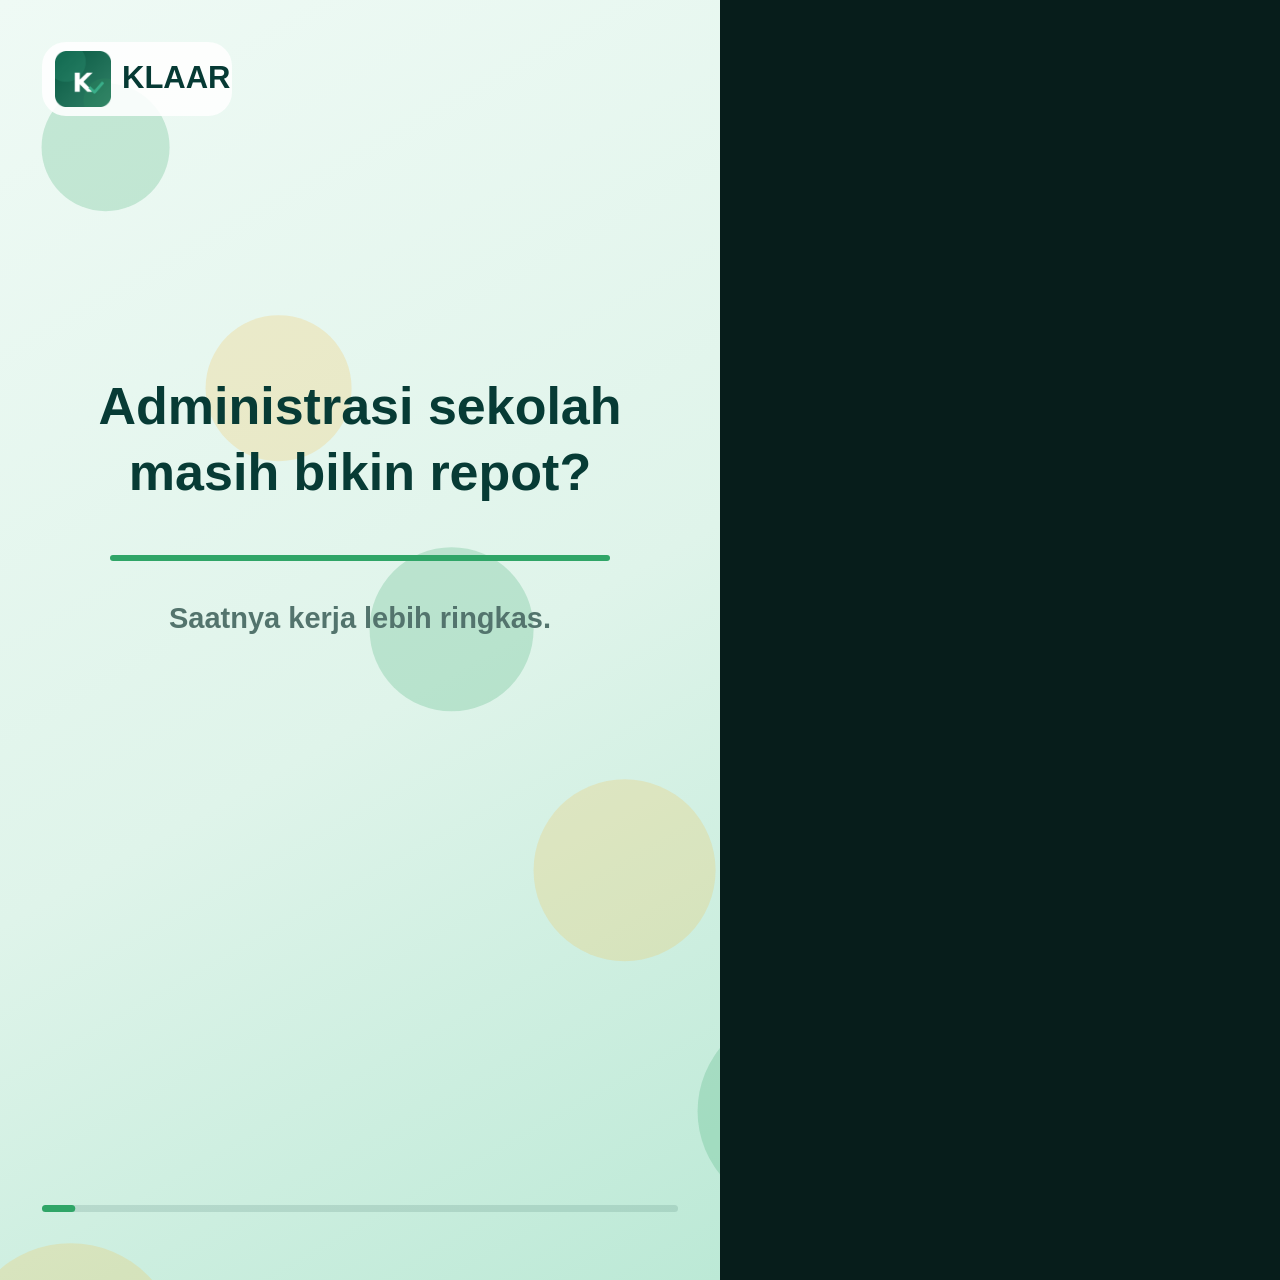
<file: marketing/video-iklan-klaar/render-video.html>
<!doctype html>
<html lang="id">
<meta charset="utf-8">
<title>KLAAR — Video Iklan</title>
<style>
  html,body{margin:0;background:#071d1b;overflow:hidden}
  canvas{display:block;width:720px;height:1280px}
</style>
<canvas id="c" width="720" height="1280"></canvas>
<script>
const canvas = document.getElementById('c');
const ctx = canvas.getContext('2d');
const W=720,H=1280,DURATION=24,FPS=30;
const logo=new Image(), dashboard=new Image();
logo.src='../../klaar-logo.png';
dashboard.src='../../screenshots/admin-dashboard.png';

const ease=x=>x<.5?4*x*x*x:1-Math.pow(-2*x+2,3)/2;
const clamp=x=>Math.max(0,Math.min(1,x));
const phase=(t,a,b)=>ease(clamp((t-a)/(b-a)));
const fade=(t,a,b,c,d)=>phase(t,a,b)*(1-phase(t,c,d));

function rr(x,y,w,h,r,fill,stroke){
  ctx.beginPath();ctx.roundRect(x,y,w,h,r);
  if(fill){ctx.fillStyle=fill;ctx.fill()}
  if(stroke){ctx.strokeStyle=stroke;ctx.lineWidth=2;ctx.stroke()}
}
function text(s,x,y,size,weight='700',color='#fff',align='left',alpha=1){
  ctx.save();ctx.globalAlpha=alpha;ctx.fillStyle=color;
  ctx.font=`${weight} ${size}px Arial, sans-serif`;ctx.textAlign=align;
  ctx.textBaseline='middle';ctx.fillText(s,x,y);ctx.restore();
}
function multiline(lines,x,y,size,gap,align='center',color='#fff',alpha=1){
  lines.forEach((s,i)=>text(s,x,y+i*gap,size,'800',color,align,alpha));
}
function bg(t){
  const g=ctx.createLinearGradient(0,0,W,H);
  g.addColorStop(0,'#effaf5');g.addColorStop(.55,'#dff4ea');g.addColorStop(1,'#bce9d6');
  ctx.fillStyle=g;ctx.fillRect(0,0,W,H);
  ctx.globalAlpha=.22;
  for(let i=0;i<7;i++){
    const x=(i*173+t*18)%900-90, y=(i*241-t*11)%1450-80;
    ctx.fillStyle=i%2?'#2fa567':'#f4b942';
    ctx.beginPath();ctx.arc(x,y,55+i*9,0,Math.PI*2);ctx.fill();
  }
  ctx.globalAlpha=1;
}
function brand(alpha=1){
  ctx.save();ctx.globalAlpha=alpha;
  rr(42,42,190,74,24,'rgba(255,255,255,.88)');
  ctx.drawImage(logo,55,51,56,56);
  text('KLAAR',122,79,31,'900','#063a34');
  ctx.restore();
}
function pill(label,x,y,w,icon,delay,t){
  const p=phase(t,delay,delay+.55);
  ctx.save();ctx.globalAlpha=p;ctx.translate((1-p)*80,0);
  rr(x,y,w,94,28,'rgba(255,255,255,.94)', '#b9ddd0');
  rr(x+16,y+16,62,62,20,'#e1f5ec');
  text(icon,x+47,y+49,31,'700','#0b6754','center');
  text(label,x+98,y+47,27,'800','#093b35');
  ctx.restore();
}
function drawPhone(t,alpha){
  const p=phase(t,7.2,8.2);
  ctx.save();ctx.globalAlpha=alpha;ctx.translate(W/2,735+(1-p)*180);ctx.rotate((1-p)*.08);
  ctx.shadowColor='rgba(0,35,30,.25)';ctx.shadowBlur=42;ctx.shadowOffsetY=18;
  rr(-270,-360,540,720,48,'#071f1c');ctx.shadowColor='transparent';
  rr(-252,-342,504,684,36,'#f5fbf8');
  ctx.save();ctx.beginPath();ctx.roundRect(-252,-342,504,684,36);ctx.clip();
  const scale=Math.max(504/dashboard.width,684/dashboard.height);
  const dw=dashboard.width*scale,dh=dashboard.height*scale;
  ctx.drawImage(dashboard,-dw/2,-342, dw,dh);
  ctx.fillStyle='rgba(4,57,49,.08)';ctx.fillRect(-252,-342,504,684);
  ctx.restore();
  rr(-62,-330,124,14,8,'#092d28');
  ctx.restore();
}
function scene(t){
  bg(t); brand();
  // Hook
  let a=fade(t,0,.5,4.1,4.7);
  if(a){
    const p=phase(t,.1,.9);
    ctx.save();ctx.globalAlpha=a;ctx.translate(0,(1-p)*55);
    text('Administrasi sekolah',W/2,410,52,'900','#073b35','center');
    text('masih bikin repot?',W/2,476,52,'900','#073b35','center');
    rr(110,555,500,6,3,'#2fa567');
    text('Saatnya kerja lebih ringkas.',W/2,620,29,'600','#53746d','center');
    ctx.restore();
  }
  // Feature stack
  a=fade(t,4.2,4.8,8.1,8.8);
  if(a){
    text('Semua kebutuhan utama',W/2,265,42,'900','#073b35','center',a);
    text('dalam satu aplikasi',W/2,316,42,'900','#073b35','center',a);
    pill('Absensi GPS + selfie',82,430,556,'✓',4.5,t);
    pill('Data karyawan rapi',82,552,556,'◎',4.75,t);
    pill('Payroll lebih cepat',82,674,556,'Rp',5,t);
    pill('Slip gaji siap dibagikan',82,796,556,'↗',5.25,t);
  }
  // Dashboard
  a=fade(t,8.2,8.8,13.2,14);
  if(a){
    text('Pantau sekolah',W/2,200,48,'900','#073b35','center',a);
    text('dari satu dashboard',W/2,258,48,'900','#073b35','center',a);
    drawPhone(t,a);
  }
  // benefits
  a=fade(t,13.4,14.1,18.1,18.8);
  if(a){
    text('Lebih tertib.',W/2,350,62,'900','#073b35','center',a);
    text('Lebih hemat waktu.',W/2,428,62,'900','#073b35','center',a);
    const p=phase(t,14.3,15);
    rr(105,545,510,118,36,`rgba(255,255,255,${.92*a})`);
    text('Admin lebih tenang',W/2,604,33,'800','#12735e','center',a*p);
    rr(105,690,510,118,36,`rgba(255,255,255,${.92*a})`);
    text('Karyawan lebih mudah',W/2,749,33,'800','#12735e','center',a*phase(t,14.6,15.3));
    rr(105,835,510,118,36,`rgba(255,255,255,${.92*a})`);
    text('Data tetap terorganisir',W/2,894,33,'800','#12735e','center',a*phase(t,14.9,15.6));
  }
  // CTA
  a=phase(t,18.3,19.2);
  if(t>=18.2){
    ctx.save();ctx.globalAlpha=a;
    const pulse=1+Math.sin(t*3)*.018;
    ctx.translate(W/2,370);ctx.scale(pulse,pulse);
    ctx.shadowColor='rgba(17,102,82,.18)';ctx.shadowBlur=45;
    ctx.drawImage(logo,-128,-128,256,256);ctx.shadowColor='transparent';ctx.restore();
    multiline(['Administrasi sekolah','jadi lebih KLAAR.'],W/2,610,51,65,'center','#073b35',a);
    text('Absensi • Karyawan • Payroll',W/2,780,27,'700','#55766f','center',a);
    rr(116,870,488,96,30,'#09614f');
    text('Kenali KLAAR sekarang',W/2,918,31,'900','#fff','center',a);
    text('Sederhana untuk sekolah Indonesia',W/2,1030,25,'600','#55766f','center',a);
  }
  // progress line
  rr(42,1205,636,7,4,'rgba(7,59,53,.12)');
  rr(42,1205,636*clamp(t/DURATION),7,4,'#2fa567');
}
let start=performance.now();
function loop(now){
  const t=Math.min(DURATION,(now-start)/1000);
  scene(t);
  if(t<DURATION) requestAnimationFrame(loop);
}
Promise.all([new Promise(r=>logo.onload=r),new Promise(r=>dashboard.onload=r)]).then(()=>requestAnimationFrame(loop));

window.makeVideo=async function(){
  await Promise.all([logo.decode(),dashboard.decode()]);
  start=performance.now();
  const stream=canvas.captureStream(FPS);
  const types=['video/mp4;codecs=avc1.42E01E','video/mp4','video/webm;codecs=vp9','video/webm;codecs=vp8'];
  const mime=types.find(x=>MediaRecorder.isTypeSupported(x));
  const chunks=[],rec=new MediaRecorder(stream,{mimeType:mime,videoBitsPerSecond:4000000});
  rec.ondataavailable=e=>{if(e.data.size)chunks.push(e.data)};
  const done=new Promise(r=>rec.onstop=r);
  rec.start(1000);requestAnimationFrame(loop);
  await new Promise(r=>setTimeout(r,(DURATION+.35)*1000));
  rec.stop();await done;
  const blob=new Blob(chunks,{type:mime});
  const dataUrl=await new Promise((resolve,reject)=>{
    const reader=new FileReader();reader.onload=()=>resolve(reader.result);reader.onerror=reject;
    reader.readAsDataURL(blob);
  });
  return {mime,dataUrl};
};
</script>
</html>
</file>
